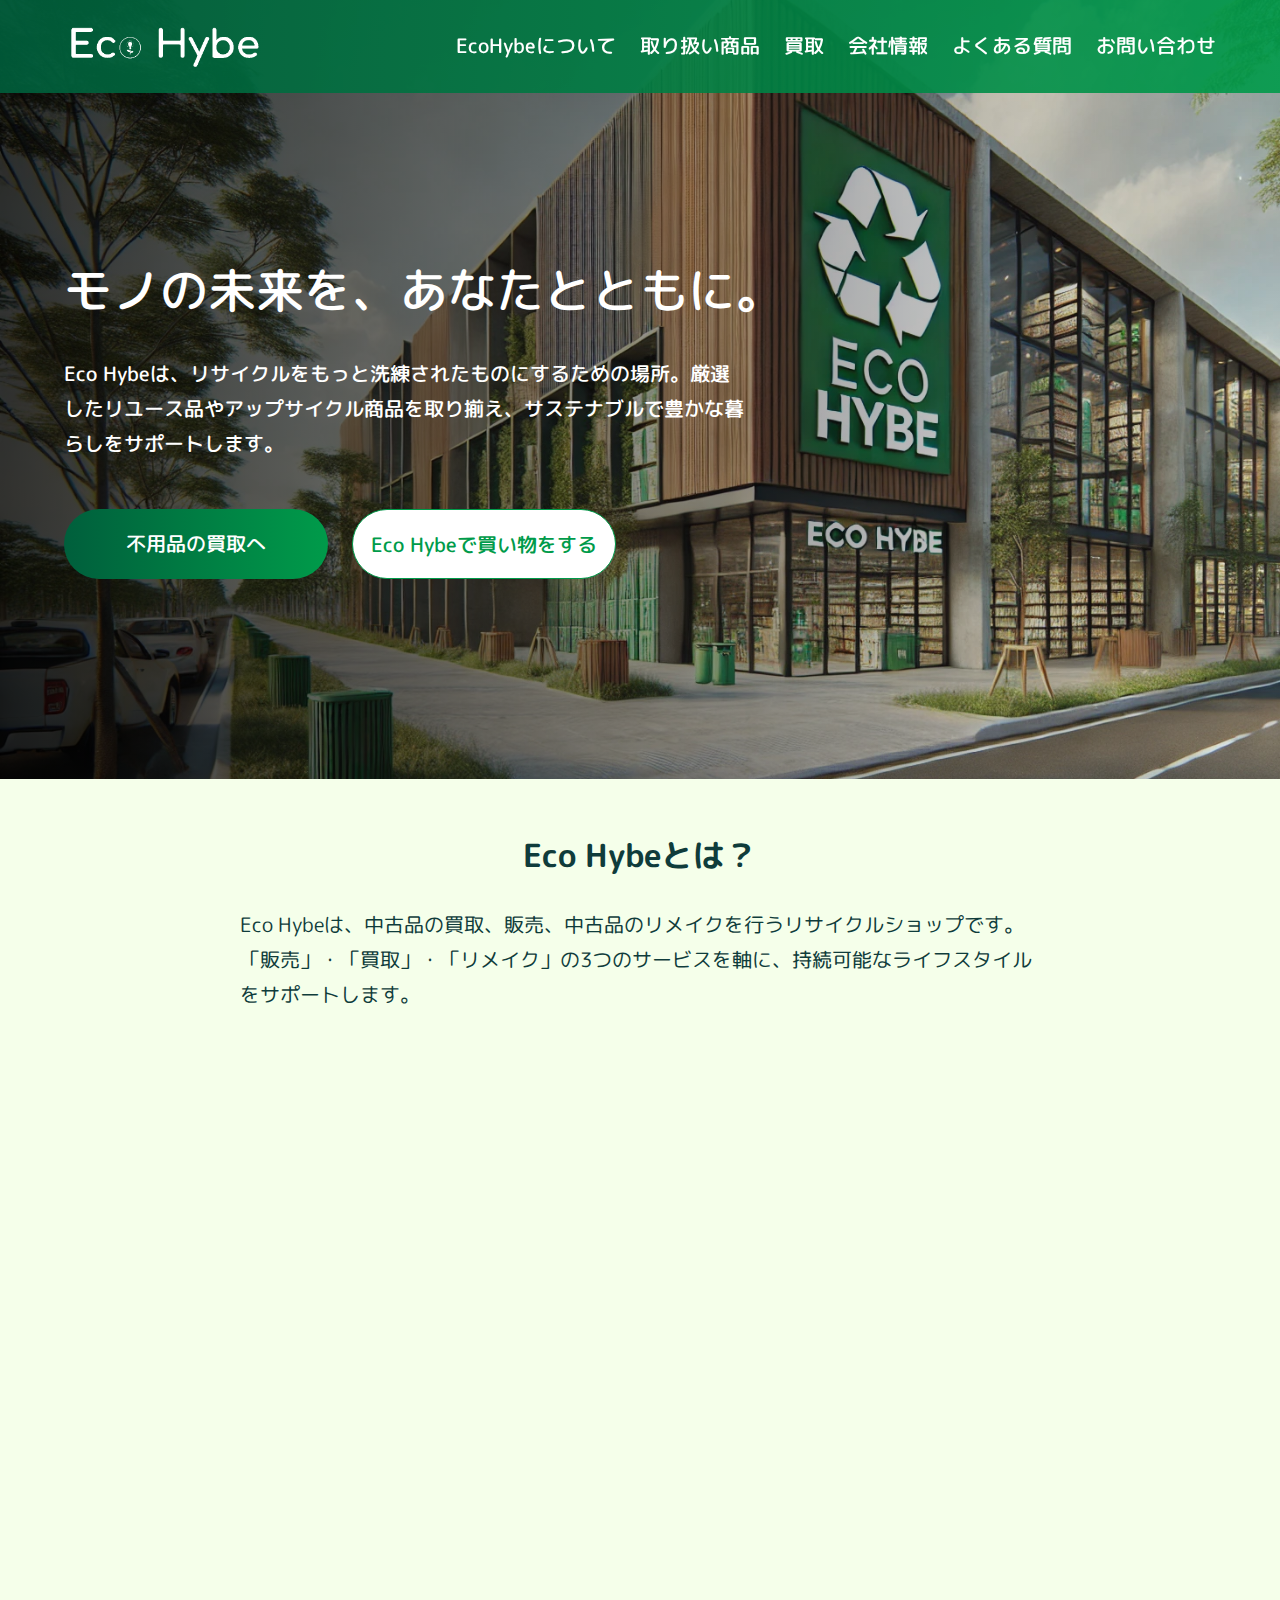
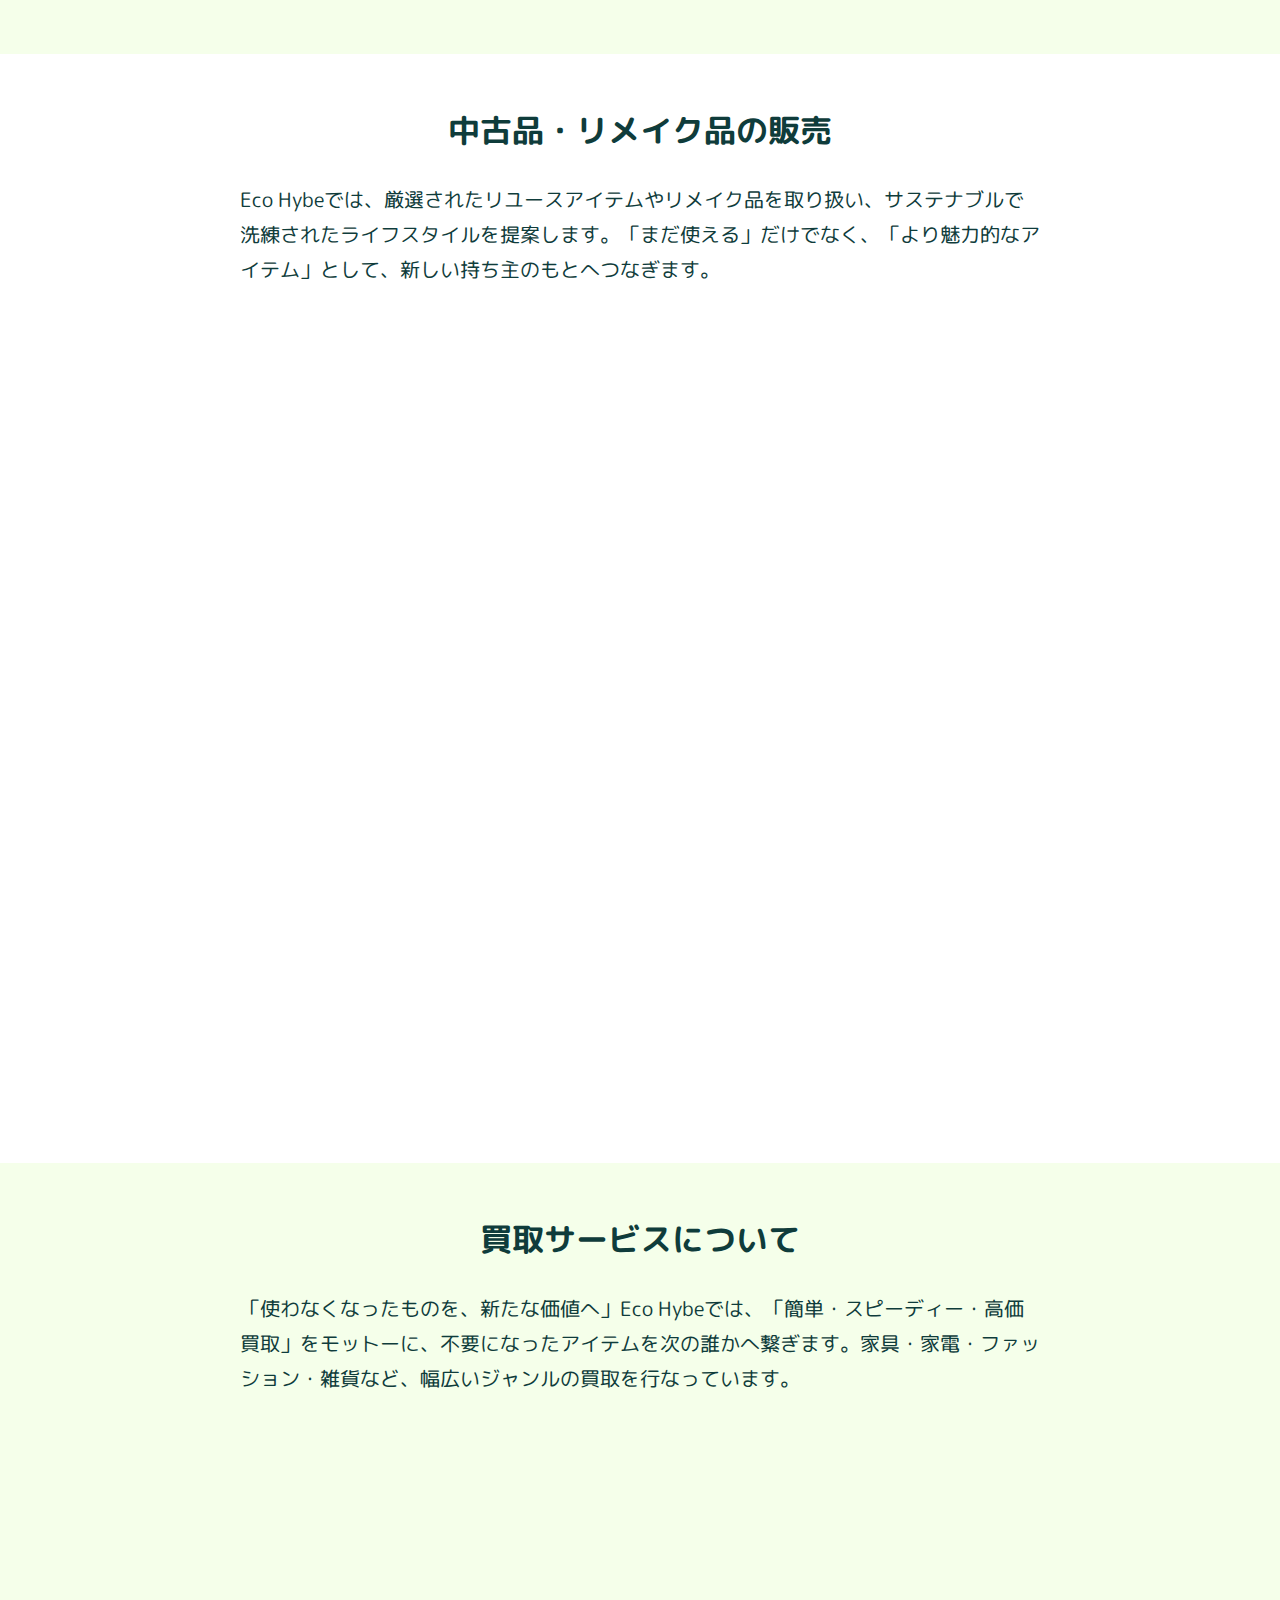
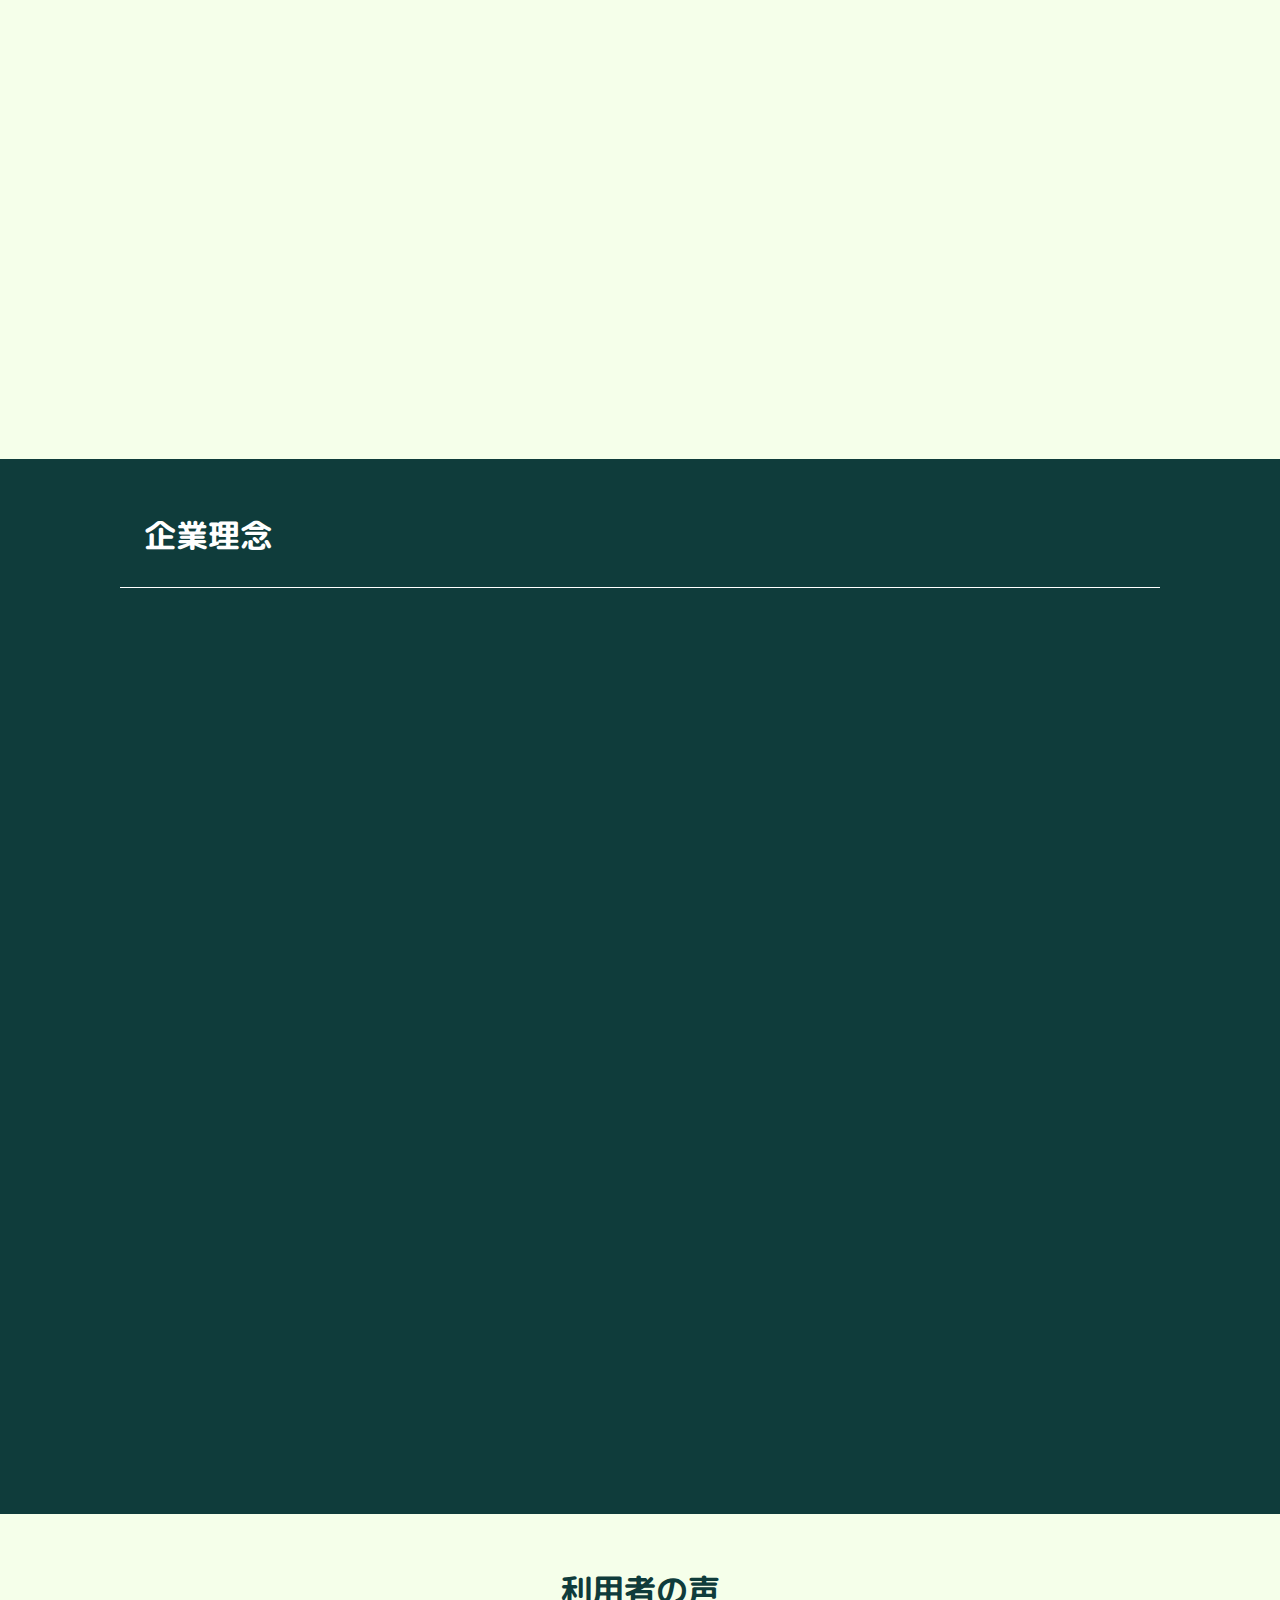
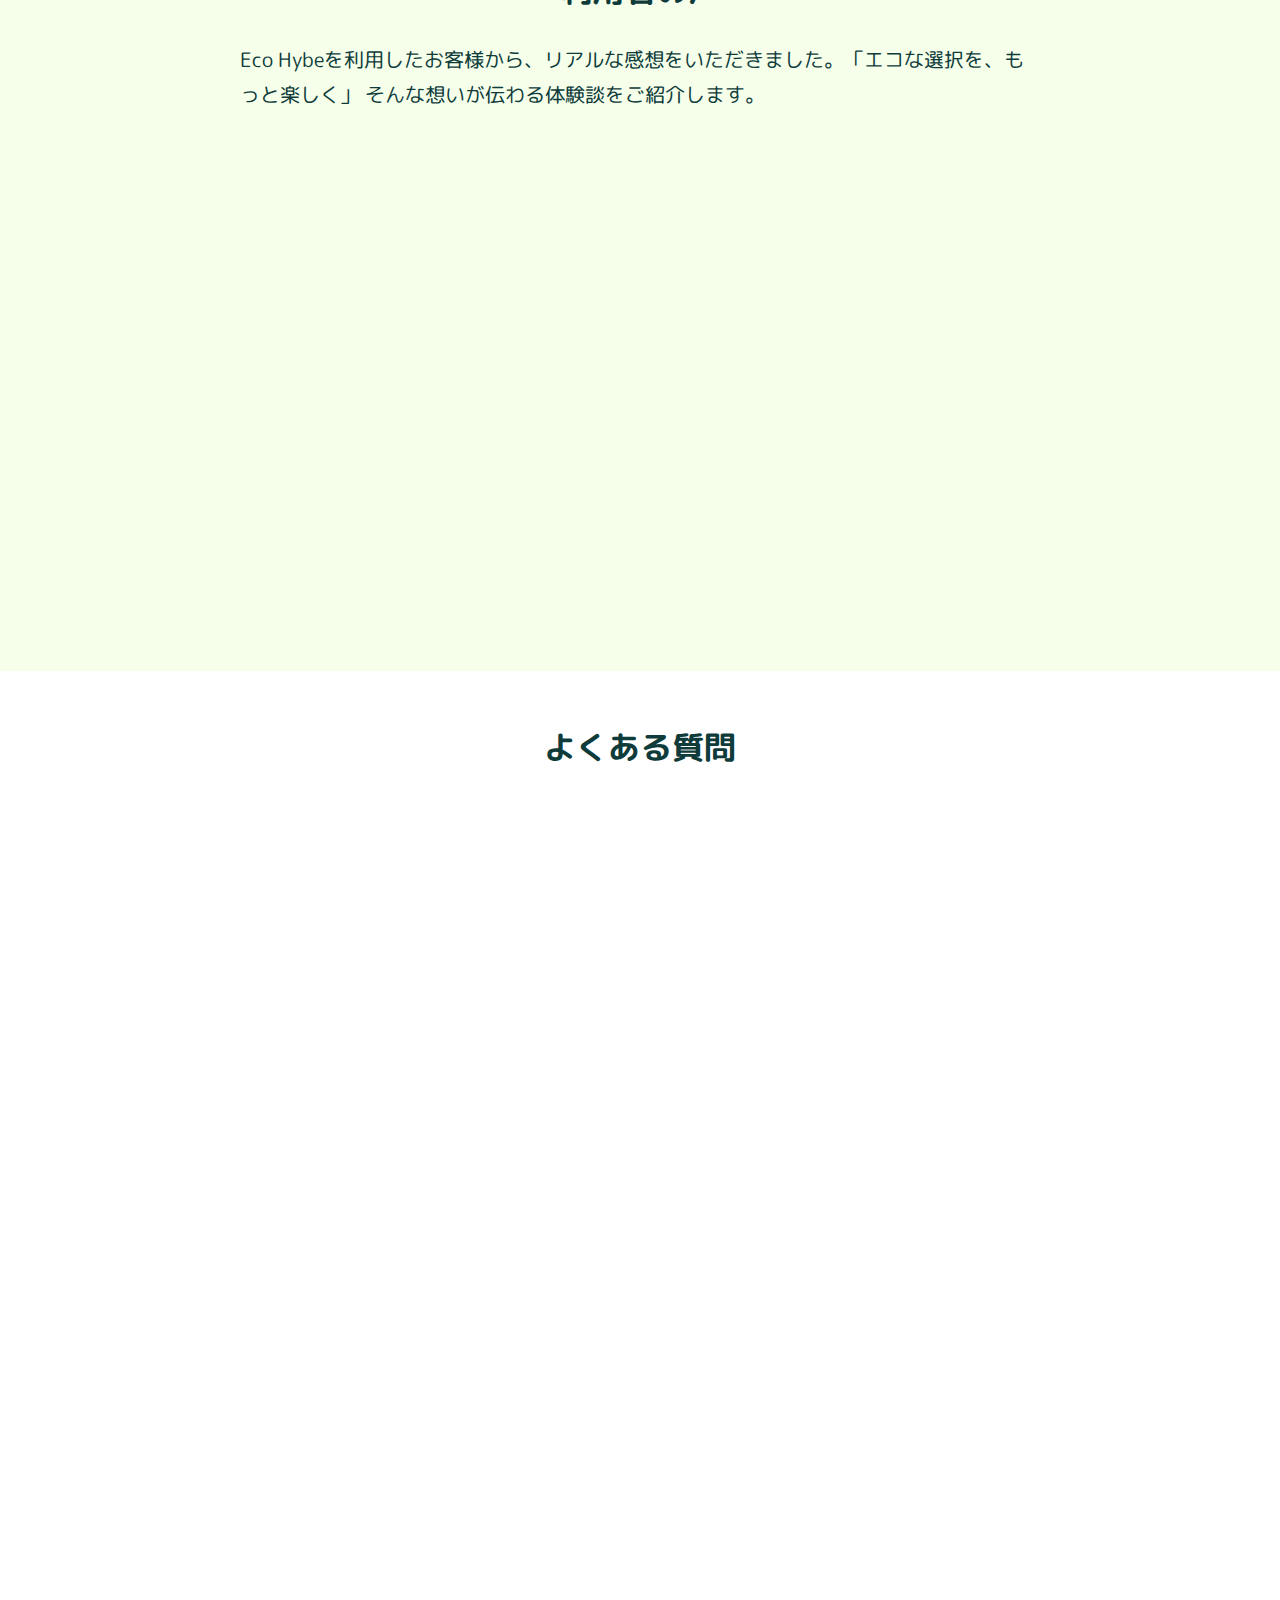
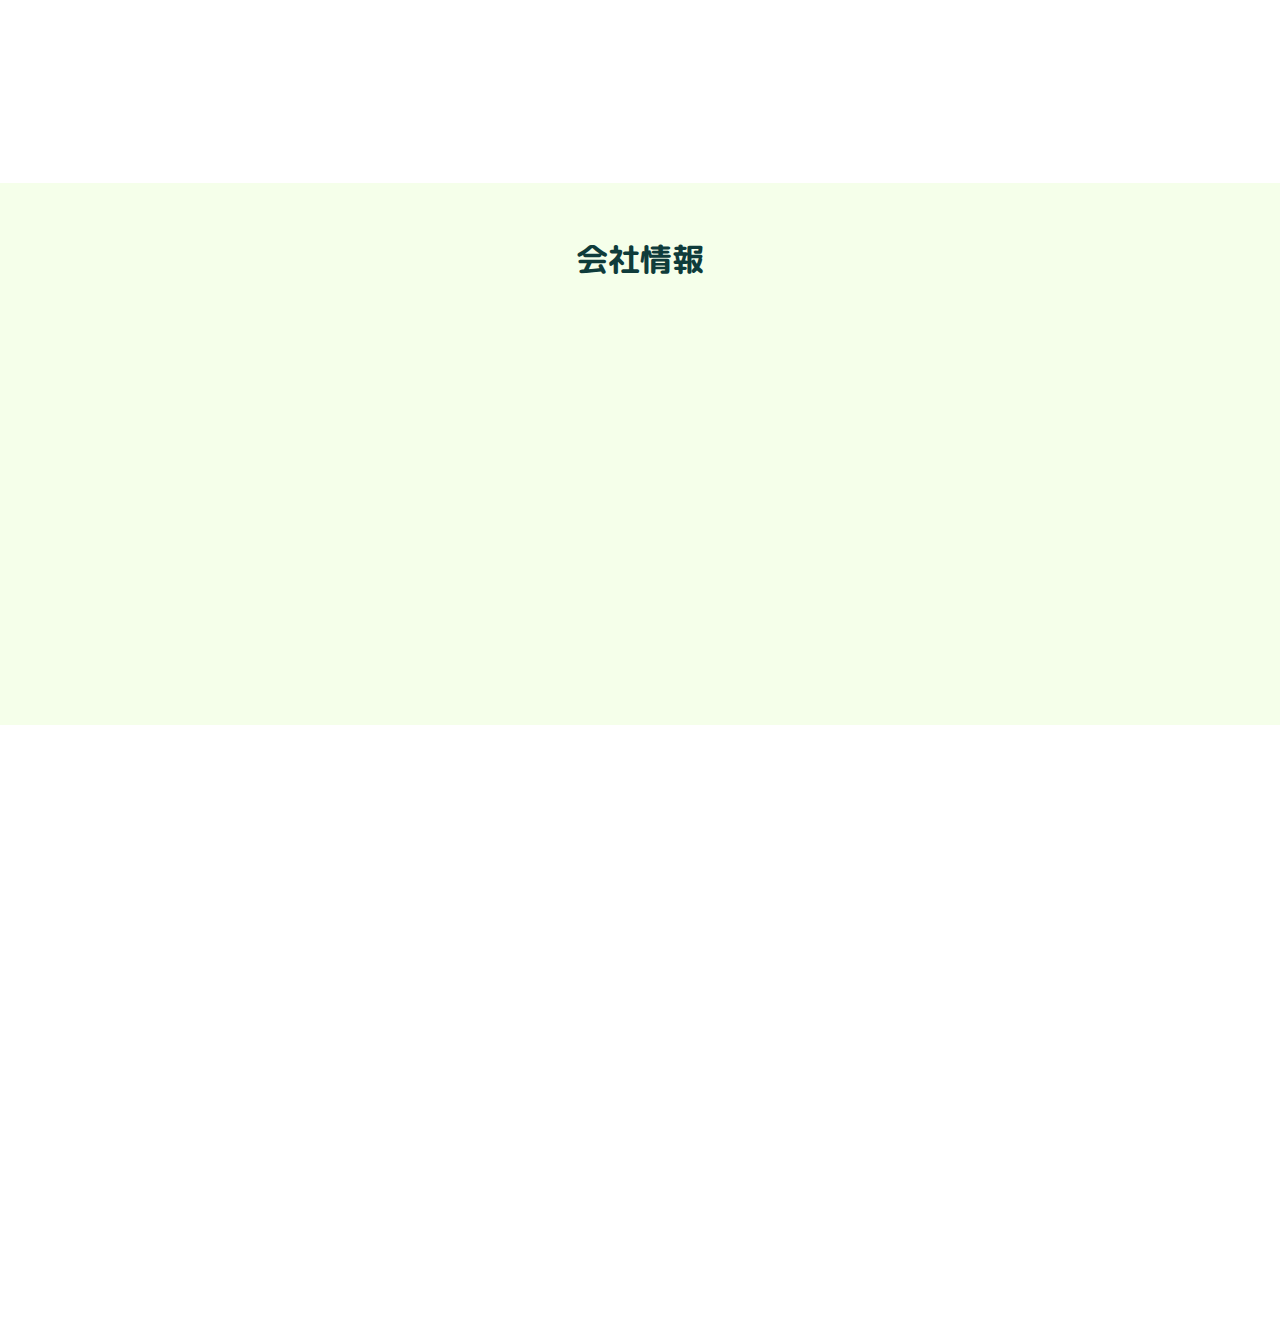
<file: index.html>
<!DOCTYPE html>
<html lang="ja">

<head>
    <meta charset="utf-8">
    <meta name="viewport" content="width=device-width, initial-scale=1.0, minimum-scale=1.0">
    <title>Eco Hybeリサイクルショップ</title>
    <meta name="description" content="リユース・アップサイクルのリサイクルショップEco Hybe">
    <meta name="keywords" content="リサイクルショップ">
    <!--style css-->
    <link rel="stylesheet" href="./sass/style.css" media="all">
    <!--font-awesome-->
    <link href="https://use.fontawesome.com/releases/v5.0.6/css/all.css" rel="stylesheet">
    <!-- google font -->
    <link href="https://fonts.googleapis.com/css2?family=M+PLUS+Rounded+1c:wght@100;300;400;500;700;800;900&display=swap" rel="stylesheet">
      
    <!--jquery-->
    <script src="https://cdn.jsdelivr.net/npm/jquery@3/dist/jquery.min.js"></script>
    <!-- wow -->
    <link href="https://cdnjs.cloudflare.com/ajax/libs/animate.css/3.5.2/animate.min.css" rel="stylesheet"
        type="text/css" media="all">
    

</head>

<body>
    <!-- header -->
    <header class="header">
        <div class="inner--large header__inner">
            <h1 class="header__logo"><a href="./index.html"><img src="./images/ecohybe-logo.png" alt="Eco Hybe"></a></h1>
            <nav class="header__nav">
                <button class="menu-toggle" aria-label="Toggle navigation">
                    <span class="menu-icon"></span>
                    <span class="menu-icon"></span>
                    <span class="menu-icon"></span>
                    <span class="menu-label">Menu</span>
                </button>
                <ul class="header__nav-links">
                    <li><a href="./index.html#about">EcoHybeについて</a></li>
                    <li><a href="./html/sell.html">取り扱い商品</a></li>
                    <li><a href="./html/purchase.html">買取</a></li>
                    <li><a href="./index.html#information">会社情報</a></li>
                    <li><a href="./index.html#question">よくある質問</a></li>
                    <li><a href="./html/commingsoon.html">お問い合わせ</a></li>
                </ul>
            </nav>
        </div>
    </header>
    <!-- header end -->
     <!-- mainvisual -->
      <section class="mainvisual fadein">
        <div class="mv__inner-mask">
            <div class="inner--large">
                <h2 class="mv__ttl">モノの未来を、あなたとともに。</h2>
                <p class="mv__caption">Eco Hybeは、リサイクルをもっと洗練されたものにするための場所。厳選したリユース品やアップサイクル商品を取り揃え、サステナブルで豊かな暮らしをサポートします。</p>
                <div class="mv__btn">
                    <a href="./html/purchase.html" class="btn-primary--small">不用品の買取へ</a>
                    <a href="./html/sell.html" class="btn-secondary--small">Eco Hybeで買い物をする</a>
                </div>
            </div>
        </div>
      </section>
     <!-- mainvisual end -->
      <!-- about -->
       <section class="about" id="about">
        <div class="inner--large">
            <h2 class="section-ttl">Eco Hybeとは？</h2>
            <p class="section-caption">Eco Hybeは、中古品の買取、販売、中古品のリメイクを行うリサイクルショップです。「販売」・「買取」・「リメイク」の3つのサービスを軸に、持続可能なライフスタイルをサポートします。</p>
            <div class="about__contents card-container">
                <div class="about__card card scroll-fadein">
                    <img src="./images/shopping_cart_64dp_009B4A_FILL0_wght400_GRAD0_opsz48.svg" alt="カートのアイコン" class="about__card-icon">
                    <h3 class="about__card-ttl">中古品・リメイク品の販売</h3>
                    <p class="about__card-caption">Eco Hybeでは、厳選したリユース品やアップサイクル商品を販売。家具・家電・ファッション・雑貨など、多彩なアイテムをおしゃれで洗練された空間でご提供します。</p>
                    <ul class="about__card-list">
                        <li><img src="./images/check_circle_64dp_009B4A_FILL0_wght400_GRAD0_opsz48.svg" alt="チェックアイコン">丁寧にメンテナンスされた良質な中古品</li>
                        <li><img src="./images/check_circle_64dp_009B4A_FILL0_wght400_GRAD0_opsz48.svg" alt="チェックアイコン">職人の手でリメイクされた一点もののアイテム</li>
                        <li><img src="./images/check_circle_64dp_009B4A_FILL0_wght400_GRAD0_opsz48.svg" alt="チェックアイコン">サステナブルな暮らしを叶えるエコな選択</li>
                    </ul>
                </div>
                <div class="about__card card scroll-fadein">
                    <img src="./images/local_shipping_64dp_009B4A_FILL0_wght400_GRAD0_opsz48.svg" alt="トラックのアイコン" class="about__card-icon">
                    <h3 class="about__card-ttl">不用品の買取</h3>
                    <p class="about__card-caption">Eco Hybeでは、あなたの不要になった家具・家電・雑貨・ファッションアイテムを高価買取します。</p>
                    <ul class="about__card-list">
                        <li><img src="./images/check_circle_64dp_009B4A_FILL0_wght400_GRAD0_opsz48.svg" alt="チェックアイコン">オンライン査定&スピーディな買取対応</li>
                        <li><img src="./images/check_circle_64dp_009B4A_FILL0_wght400_GRAD0_opsz48.svg" alt="チェックアイコン">店頭・出張買取OK！大型家具も対応</li>
                        <li><img src="./images/check_circle_64dp_009B4A_FILL0_wght400_GRAD0_opsz48.svg" alt="チェックアイコン">売ることで捨てるより価値ある選択を！</li>
                    </ul>
                </div>
                <div class="about__card card scroll-fadein">
                    <img src="./images/handyman_64dp_009B4A_FILL0_wght400_GRAD0_opsz48.svg" alt="編集のアイコン" class="about__card-icon">
                    <h3 class="about__card-ttl">中古品のリメイク</h3>
                    <p class="about__card-caption">Eco Hybeでは、傷んだ家具や使わなくなったアイテムを修理・カスタムし、アップサイクルします。手放す選択ではなく生かす選択をご提案します！</p>
                    <ul class="about__card-list">
                        <li><img src="./images/check_circle_64dp_009B4A_FILL0_wght400_GRAD0_opsz48.svg" alt="チェックアイコン">ヴィンテージ家具の再生&デザインリメイク</li>
                        <li><img src="./images/check_circle_64dp_009B4A_FILL0_wght400_GRAD0_opsz48.svg" alt="チェックアイコン">古着・雑貨のリメイクワークショップも開催</li>
                        <li><img src="./images/check_circle_64dp_009B4A_FILL0_wght400_GRAD0_opsz48.svg" alt="チェックアイコン">廃棄ゼロを目指し、持続可能な社会を創る</li>
                    </ul>
                </div>
            </div>
        </div>
       </section>
      <!-- about end -->
       <!-- sell -->
        <section class="sell">
            <div class="inner--large">
                <h2 class="section-ttl">中古品・リメイク品の販売</h2>
                <p class="section-caption">Eco Hybeでは、厳選されたリユースアイテムやリメイク品を取り扱い、サステナブルで洗練されたライフスタイルを提案します。「まだ使える」だけでなく、「より魅力的なアイテム」として、新しい持ち主のもとへつなぎます。</p>
                <div class="sell__box-cont">
                    <div class="sell__box sell__box--furniture  scroll-fadein">
                        <div class="sell__box-inner">
                            <h3 class="sell__box-ttl">家具・インテリア</h3>
                        </div>
                    </div>
                    <div class="sell__box sell__box--home scroll-fadein">
                        <div class="sell__box-inner">
                            <h3 class="sell__box-ttl">家電・電子機器</h3>
                        </div>
                    </div>
                    <div class="sell__box sell__box--fashion scroll-fadein">
                        <div class="sell__box-inner">
                            <h3 class="sell__box-ttl">ファッション・アクセサリー</h3>
                        </div>
                    </div>
                    <div class="sell__box sell__box--book scroll-fadein">
                        <div class="sell__box-inner">
                            <h3 class="sell__box-ttl">本・ホビー</h3>
                        </div>
                    </div>
                    <div class="sell__box sell__box--table scroll-fadein">
                        <div class="sell__box-inner">
                            <h3 class="sell__box-ttl">生活雑貨</h3>
                        </div>
                    </div>
                    <div class="sell__box sell__box--remake scroll-fadein">
                        <div class="sell__box-inner">
                            <h3 class="sell__box-ttl">アップサイクル・リメイク品</h3>
                        </div>
                    </div>
                </div>
                <a href="./html/sell.html" class="btn-primary--large sell__btn scroll-fadein">詳しく見る</a>
            </div>
        </section>
       <!-- sell end -->
        <!-- purchase -->
         <section class="purchase">
            <div class="inner--large">
                <h2 class="section-ttl">買取サービスについて</h2>
                <p class="section-caption">「使わなくなったものを、新たな価値へ」Eco Hybeでは、「簡単・スピーディー・高価買取」をモットーに、不要になったアイテムを次の誰かへ繋ぎます。家具・家電・ファッション・雑貨など、幅広いジャンルの買取を行なっています。</p>
                <div class="purc__card-cont card-container">
                    <div class="purc__card card scroll-fadein">
                        <h3 class="purc__card-ttl">取り扱いカテゴリ</h3>
                        <ul class="purc__card-list">
                            <li><img src="./images/check_circle_64dp_009B4A_FILL0_wght400_GRAD0_opsz48.svg" alt="チェックアイコン">家具・インテリア</li>
                            <li><img src="./images/check_circle_64dp_009B4A_FILL0_wght400_GRAD0_opsz48.svg" alt="チェックアイコン">家電・デジタル機器</li>
                            <li><img src="./images/check_circle_64dp_009B4A_FILL0_wght400_GRAD0_opsz48.svg" alt="チェックアイコン">ファッション・アクセサリー</li>
                            <li><img src="./images/check_circle_64dp_009B4A_FILL0_wght400_GRAD0_opsz48.svg" alt="チェックアイコン">本・ホビー</li>
                            <li><img src="./images/check_circle_64dp_009B4A_FILL0_wght400_GRAD0_opsz48.svg" alt="チェックアイコン">食器・生活雑貨</li>
                        </ul>
                        <p class="purc__card-caption mb0">「売れるかわからない...」そんな時はお気軽にご相談ください！</p>
                    </div>
                    <div class="purc__card card scroll-fadein">
                        <h3 class="purc__card-ttl">3つの買取方法</h3>
                        <h4 class="purc__card-subttl"><img src="./images/check_circle_64dp_009B4A_FILL0_wght400_GRAD0_opsz48.svg" alt="チェックアイコン">店頭買取</h4>
                        <p class="purc__card-caption">直接店舗にお持ち込みいただければ、スタッフが即査定＆お支払い！</p>
                        <h4 class="purc__card-subttl"><img src="./images/check_circle_64dp_009B4A_FILL0_wght400_GRAD0_opsz48.svg" alt="チェックアイコン">出張買取</h4>
                        <p class="purc__card-caption">家具や家電などの大きな商品は、スタッフがご自宅までお伺い！</p>
                        <h4 class="purc__card-subttl"><img src="./images/check_circle_64dp_009B4A_FILL0_wght400_GRAD0_opsz48.svg" alt="チェックアイコン">オンライン査定</h4>
                        <p class="purc__card-caption">事前にLINEやWebフォームで写真を送り、査定後は商品を送るだけ！</p>
                    </div>
                    <div class="purc__card card scroll-fadein">
                        <h3 class="purc__card-ttl">Eco Hybeが選ばれる理由</h3>
                        <ul class="purc__card-list">
                            <li class="mb24"><img src="./images/editor_choice_64dp_009B4A_FILL0_wght400_GRAD0_opsz48.svg" alt="チェックアイコン">シンプル3ステップでスピーディな取引！</li>
                            <li class="mb24"><img src="./images/editor_choice_64dp_009B4A_FILL0_wght400_GRAD0_opsz48.svg" alt="チェックアイコン">適正査定＆高価買取</li>
                            <li><img src="./images/editor_choice_64dp_009B4A_FILL0_wght400_GRAD0_opsz48.svg" alt="チェックアイコン">買取後のアイテムはリユース・アップサイクルで新たな命を！</li>
                        </ul>
                    </div>
                </div>
                <a href="./html/purchase.html" class="btn-primary--large purc__btn scroll-fadein">買取サービス詳細へ</a>
            </div>
         </section>
        <!-- purchase end -->
         <!-- mission -->
          <section class="mission" id="mission">
            <div class="inner--small">
                <h2 class="section-ttl--border">企業理念</h2>
                <div class="miss__cont scroll-fadein">
                    <div class="miss__cont-text">
                        <h3 class="miss__cont-ttl"><img src="./images/check_circle_64dp_009B4A_FILL0_wght400_GRAD0_opsz48.svg" alt="チェックアイコン">価値あるモノを未来へ繋ぐ</h3>
                        <p class="miss__cont-caption">すぐに捨てられるのではなく、新しい持ち主へと受け継がれることで、モノの価値はさらに深まります。Eco Hybeでは、リユース・リメイクを通じて「もう一度輝く」アイテムを提供します。</p>
                    </div>
                    <img src="./images/mission1.webp" alt="アイキャッチ" class="miss__cont-img">
                </div>
                <div class="miss__cont scroll-fadein">
                    <img src="./images/sustanable.webp" alt="アイキャッチ" class="miss__cont-img order2">
                    <div class="miss__cont-text order1">
                        <h3 class="miss__cont-ttl"><img src="./images/check_circle_64dp_009B4A_FILL0_wght400_GRAD0_opsz48.svg" alt="チェックアイコン">サステナブルな社会への貢献</h3>
                        <p class="miss__cont-caption">リユースやアップサイクルは、ただのエコ活動ではなく、選択肢の一つとして楽しめるものであるべき。おしゃれで洗練されたアイテムを取り揃え、エコな選択が我慢ではなく、当たり前の文化となる社会を目指します。</p>
                    </div>
                </div>
            </div>
          </section>
         <!-- mission end -->
          <!-- voice -->
           <section class="voice" id="voice">
            <div class="inner--large">
                <h2 class="section-ttl">利用者の声</h2>
                <p class="section-caption">Eco Hybeを利用したお客様から、リアルな感想をいただきました。「エコな選択を、もっと楽しく」 そんな想いが伝わる体験談をご紹介します。</p>
                <div class="voice__card-cont card-container">
                    <div class="voice__card card scroll-fadein">
                        <h3 class="voice__card-ttl">「初めての買取がスムーズで安心」</h3>
                        <p class="voice__card-user"><img src="./images/account_circle_64dp_009B4A_FILL0_wght400_GRAD0_opsz48.svg" alt="ユーザーアイコン">佐藤 剛（30代 会社員）</p>
                        <p class="voice__card-serv"><img src="./images/room_service_64dp_009B4A_FILL0_wght400_GRAD0_opsz48.svg" alt="サービスアイコン">利用サービス：家具の買取</p>
                        <p class="voice__card-caption">「引っ越しで不要になった家具を買い取ってもらいました。大きな家具だったのでどうしようか迷っていましたが、出張買取をお願いしたらスムーズに対応してくれました。しかも、ただ売るだけじゃなくて、リメイクされて次の人に使われると聞いて、エコな選択ができたなと実感！ また利用したいです。」</p>
                    </div>
                    <div class="voice__card card scroll-fadein">
                        <h3 class="voice__card-ttl">「探していたものが見つかる！」</h3>
                        <p class="voice__card-user"><img src="./images/account_circle_64dp_009B4A_FILL0_wght400_GRAD0_opsz48.svg" alt="ユーザーアイコン">山本 賢（40代 自営業）</p>
                        <p class="voice__card-serv"><img src="./images/room_service_64dp_009B4A_FILL0_wght400_GRAD0_opsz48.svg" alt="サービスアイコン">利用サービス：ビンテージ家具の購入</p>
                        <p class="voice__card-caption">「Eco Hybeは普通のリサイクルショップとは違って、セレクトされたおしゃれなアイテムが多い印象。特に家具は一点ものが多く、状態もすごく良い。デザイン性の高いヴィンテージ家具を探していたので、ここで理想のテーブルを見つけたときは嬉しかったです。リメイクされたアイテムもクオリティが高くて、リユース品でも満足できる買い物ができました。」</p>
                    </div>
                    <div class="voice__card card scroll-fadein">
                        <h3 class="voice__card-ttl">「中古なのに新品のよう！」</h3>
                        <p class="voice__card-user"><img src="./images/account_circle_64dp_009B4A_FILL0_wght400_GRAD0_opsz48.svg" alt="ユーザーアイコン">中村 彩（30代 主婦）</p>
                        <p class="voice__card-serv"><img src="./images/room_service_64dp_009B4A_FILL0_wght400_GRAD0_opsz48.svg" alt="サービスアイコン">生活雑貨の購入</p>
                        <p class="voice__card-caption">「ブランドの食器セットを見つけたんですが、新品同様の状態でお得に買えました。ここなら品質がしっかり管理されているので、安心して買い物できます。他にも、気に入ったデザインのワイングラスも目に留まり、中古とは思えないキレイさで、思わず買ってしまいました！」</p>
                    </div>
                </div>
            </div>
           </section>
          <!-- voice end -->
           <!-- question -->
            <section class="question" id="question">
                <div class="inner--small">
                    <h2 class="section-ttl">よくある質問</h2>
                    <div class="ques__card scroll-fadein">
                        <h3 class="ques__card-ttl"><span class="capital">Q.</span>どんなものを買い取ってもらえますか？</h3>
                        <span class="ques__card-btn"></span>
                        <p class="ques__card-caption"><span class="capital">A.</span>Eco Hybeでは、家具・家電・ファッション・雑貨・本・ホビーアイテムなど、幅広いジャンルの買取を行っています。ただし、破損が激しいものや安全基準を満たさない家電など、一部お受けできないものもございます。詳しくは[買取対象品リスト]をご確認いただくか、お気軽にお問い合わせください！</p>
                    </div>
                    <div class="ques__card scroll-fadein">
                        <h3 class="ques__card-ttl"><span class="capital">Q.</span>買取の査定にはどれくらいの時間がかかりますか？</h3>
                        <span class="ques__card-btn"></span>
                        <p class="ques__card-caption"><span class="capital">A.</span>店頭査定の場合は、通常10～30分程度で査定結果をご案内します。出張買取や大量のアイテムの査定には、多少お時間をいただくことがありますが、できる限りスムーズに対応いたします。事前にオンライン査定（写真を送るだけ）をご利用いただくと、よりスピーディーにお取引できます！</p>
                    </div>
                    <div class="ques__card scroll-fadein">
                        <h3 class="ques__card-ttl"><span class="capital">Q.</span>商品の状態はどのくらい良いですか？</h3>
                        <span class="ques__card-btn"></span>
                        <p class="ques__card-caption"><span class="capital">A.</span>当店では、買取後のアイテムを専門スタッフがメンテナンス・クリーニングを行い、品質チェックを徹底しています。そのため、中古品でも新品同様にきれいな状態のアイテムが多く、お客様からも安心して購入できるとご好評いただいています！</p>
                    </div>
                    <div class="ques__card scroll-fadein">
                        <h3 class="ques__card-ttl"><span class="capital">Q.</span>購入した商品に不具合があった場合、返品・交換はできますか？</h3>
                        <span class="ques__card-btn"></span>
                        <p class="ques__card-caption"><span class="capital">A.</span>基本的に中古品のため、購入後の返品・交換はお受けしておりません。ただし、動作不良や記載されていない重大な欠陥があった場合は、購入から１ヶ月以内であれば対応いたします。ご不明な点があれば、お気軽にお問い合わせください！</p>
                    </div>
                </div>
            </section>
           <!-- question end -->
            <!-- information -->
             <section class="information" id="information">
                <div class="inner--large">
                    <h2 class="section-ttl">会社情報</h2>
                    <div class="info__cont scroll-fadein">
                        <iframe src="https://www.google.com/maps/embed?pb=!1m18!1m12!1m3!1d93179.52227532759!2d141.27161849494647!3d43.12846563690677!2m3!1f0!2f0!3f0!3m2!1i1024!2i768!4f13.1!3m3!1m2!1s0x5f0b2f5943e1efa7%3A0xff06820d398043a0!2z5YyX5rW36YGT5pyt5bmM5biC5YyX5Yy6!5e0!3m2!1sja!2sjp!4v1738852807931!5m2!1sja!2sjp" style="border:0;" allowfullscreen="" loading="lazy" referrerpolicy="no-referrer-when-downgrade" class="info__map order2"></iframe>
                        <div class="info__text order1">
                            <ul class="info__text-list">
                                <li>会社名：Eco Hybe（エコ ハイブ）</li>
                                <li>住所：〒000-XXXX 北海道札幌市X区XXX町X-X</li>
                                <li>営業時間：10:00〜20:00</li>
                                <li>Tel：000-xxxx-xxxx</li>
                            </ul>
                            <a href="./html/commingsoon.html" class="btn-secondary--small">お問い合わせ</a>
                        </div>
                    </div>
                </div>
             </section>
            <!-- information end -->
             <!-- footer -->
              <footer class="footer scroll-fadein">
                <div class="inner--large">
                    <div class="footer__cont">
                        <div class="footer__info">
                            <h2 class="footer__info-logo"><img src="./images/ecohybe-logo.png" alt="Eco Hybe"></h2>
                            <ul class="footer__info-list">
                                <li>〒000-XXXX 北海道札幌市X区XXX町X-X</li>
                                <li>営業時間：10:00〜20:00</li>
                                <li>Tel：000-xxxx-xxxx</li>
                            </ul>
                        </div>
                        <div class="footer__nav">
                            <h3 class="footer__nav-ttl">サイトマップ</h3>
                            <nav>
                                <ul class="footer__nav-list">
                                    <li><a href="./index.html">ホーム</a></li>
                                    <li><a href="./index.html#about">Eco Hybeについて</a></li>
                                    <li><a href="./html/purchase.html">買取サービス</a></li>
                                    <li><a href="./html/sell.html">中古品・リメイク品の販売</a></li>
                                    <li><a href="./html/commingsoon.html">お問い合わせ</a></li>
                                    <li><a href="./index.html#information">会社情報</a></li>
                                    <li><a href="./index.html#question">よくある質問</a></li>
                                    <li><a href="./html/recruit.html">採用情報</a></li>
                                </ul>
                            </nav>
                        </div>
                        <div class="footer__sns">
                            <h3 class="footer__sns-ttl">SNS</h3>
                            <ul class="footer__sns-list">
                                <li><a href="./html/commingsoon.html">Instagram</a></li>
                                <li><a href="./html/commingsoon.html">X（旧：Twitter）</a></li>
                                <li><a href="./html/commingsoon.html">Facebook</a></li>
                                <li><a href="./html/commingsoon.html">LINE＠</a></li>
                            </ul>
                        </div>
                    </div>
                </div>
              </footer>
             <!-- footer end -->

    <!-- script js-->
    <script src="js/script.js"></script>
    <!-- wow -->
    <script src="https://cdnjs.cloudflare.com/ajax/libs/wow/1.1.2/wow.min.js"></script>

</body>

</html>
</file>
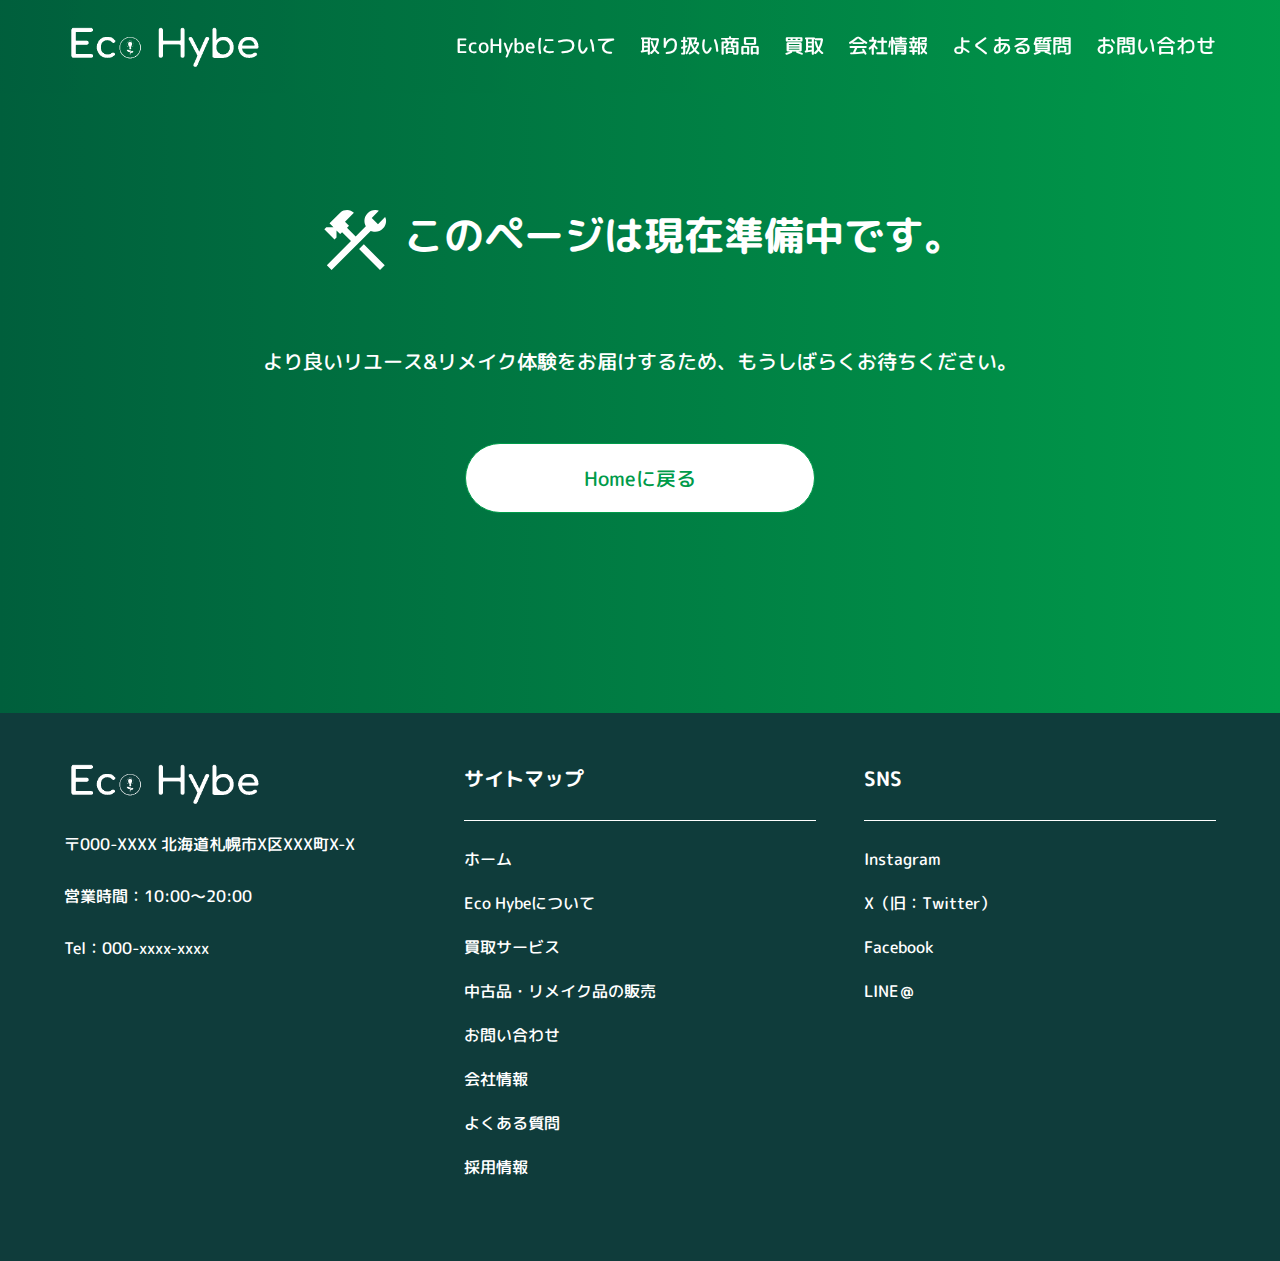
<file: html/commingsoon.html>
<!DOCTYPE html>
<html lang="ja">

<head>
    <meta charset="utf-8">
    <meta name="viewport" content="width=device-width, initial-scale=1.0, minimum-scale=1.0">
    <title>不用品の買取について:Eco Hybeリサイクルショップ</title>
    <meta name="description" content="リユース・アップサイクルのリサイクルショップEco Hybe">
    <meta name="keywords" content="リサイクルショップ">
    <!--style css-->
    <link rel="stylesheet" href="../sass/style.css" media="all">
    <!--font-awesome-->
    <link href="https://use.fontawesome.com/releases/v5.0.6/css/all.css" rel="stylesheet">
    <!-- google font -->
    <link href="https://fonts.googleapis.com/css2?family=M+PLUS+Rounded+1c:wght@100;300;400;500;700;800;900&display=swap" rel="stylesheet">
      
    <!--jquery-->
    <script src="https://cdn.jsdelivr.net/npm/jquery@3/dist/jquery.min.js"></script>
    <!-- wow -->
    <link href="https://cdnjs.cloudflare.com/ajax/libs/animate.css/3.5.2/animate.min.css" rel="stylesheet"
        type="text/css" media="all">
    

</head>

<body>
    <!-- header -->
    <header class="header">
        <div class="inner--large header__inner">
            <h1 class="header__logo"><a href="../index.html"><img src="../images/ecohybe-logo.png" alt="Eco Hybe"></a></h1>
            <nav class="header__nav">
              <button class="menu-toggle" aria-label="Toggle navigation">
                  <span class="menu-icon"></span>
                  <span class="menu-icon"></span>
                  <span class="menu-icon"></span>
                  <span class="menu-label">Menu</span>
              </button>
              <ul class="header__nav-links">
                  <li><a href="../index.html#about">EcoHybeについて</a></li>
                  <li><a href="./sell.html">取り扱い商品</a></li>
                  <li><a href="./purchase.html">買取</a></li>
                  <li><a href="../index.html#information">会社情報</a></li>
                  <li><a href="../index.html#question">よくある質問</a></li>
                  <li><a href="./commingsoon.html">お問い合わせ</a></li>
              </ul>
          </nav>
        </div>
    </header>
    <!-- header end -->
    <!-- commingsoon -->
     <section class="commingsoon fadein">
      <div class="inner--large">
        <h2 class="comm__ttl"><img src="../images/construction_64dp_FFFF_FILL0_wght400_GRAD0_opsz48.svg" alt="アイコン">このページは現在準備中です。</h2>
        <p class="comm__caption">より良いリユース&リメイク体験をお届けするため、もうしばらくお待ちください。</p>
        <a href="../index.html" class="btn-secondary--large comm__btn">Homeに戻る</a>
      </div>
     </section>
    <!-- commingsoon end -->
    <!-- footer -->
    <footer class="footer">
      <div class="inner--large">
          <div class="footer__cont">
              <div class="footer__info">
                  <h2 class="footer__info-logo"><img src="../images/ecohybe-logo.png" alt="Eco Hybe"></h2>
                  <ul class="footer__info-list">
                      <li>〒000-XXXX 北海道札幌市X区XXX町X-X</li>
                      <li>営業時間：10:00〜20:00</li>
                      <li>Tel：000-xxxx-xxxx</li>
                  </ul>
              </div>
              <div class="footer__nav">
                  <h3 class="footer__nav-ttl">サイトマップ</h3>
                  <nav>
                      <ul class="footer__nav-list">
                          <li><a href="../index.html">ホーム</a></li>
                          <li><a href="../index.html#about">Eco Hybeについて</a></li>
                          <li><a href="./sell.html">買取サービス</a></li>
                          <li><a href="./purchase.html">中古品・リメイク品の販売</a></li>
                          <li><a href="./commingsoon.html">お問い合わせ</a></li>
                          <li><a href="../index.html#information">会社情報</a></li>
                          <li><a href="../index.html#question">よくある質問</a></li>
                          <li><a href="./recruit.html">採用情報</a></li>
                      </ul>
                  </nav>
              </div>
              <div class="footer__sns">
                  <h3 class="footer__sns-ttl">SNS</h3>
                  <ul class="footer__sns-list">
                      <li><a href="./commingsoon.html">Instagram</a></li>
                      <li><a href="./commingsoon.html">X（旧：Twitter）</a></li>
                      <li><a href="./commingsoon.html">Facebook</a></li>
                      <li><a href="./commingsoon.html">LINE＠</a></li>
                  </ul>
              </div>
          </div>
      </div>
    </footer>
    <!-- footer end -->

    <!-- script js-->
    <script src="./js/lower.js"></script>
    <!-- wow -->
    <script src="https://cdnjs.cloudflare.com/ajax/libs/wow/1.1.2/wow.min.js"></script>

</body>

</html>
</file>
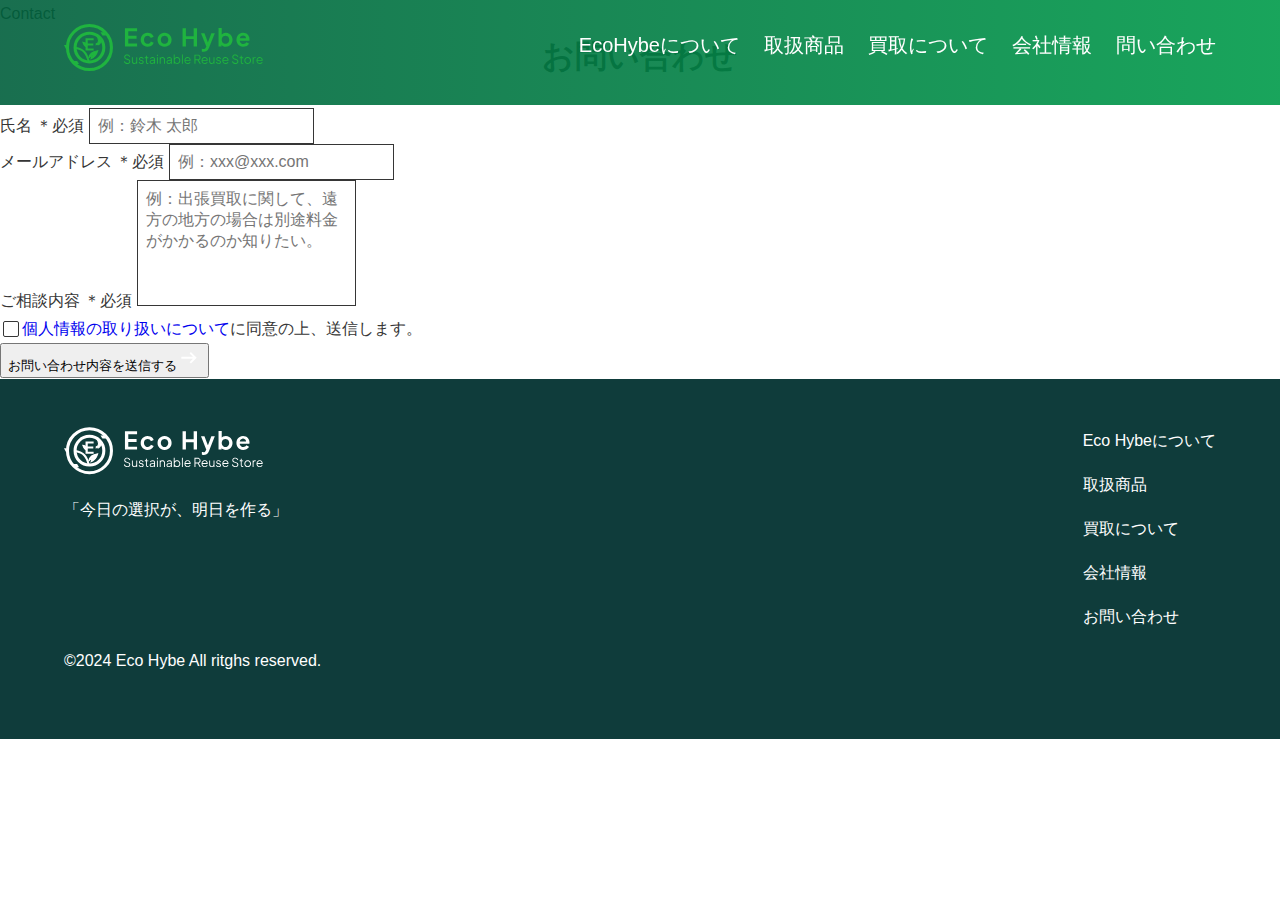
<file: html/contact.html>
<!DOCTYPE html>
<html lang="ja">

<head>
    <meta charset="utf-8">
    <meta name="viewport" content="width=device-width, initial-scale=1.0, minimum-scale=1.0">
    <title>お問い合わせ:Eco Hybeリサイクルショップ</title>
    <meta name="description" content="リユース・アップサイクルのリサイクルショップEco Hybe">
    <meta name="keywords" content="リサイクルショップ">
    <!--style css-->
    <link rel="stylesheet" href="../sass/style.css" media="all">
    <!--font-awesome-->
    <link href="https://use.fontawesome.com/releases/v5.0.6/css/all.css" rel="stylesheet">
    <!-- google font -->
    <link rel="preconnect" href="https://fonts.googleapis.com">
    <link rel="preconnect" href="https://fonts.gstatic.com" crossorigin>
    <link href="https://fonts.googleapis.com/css2?family=Plus+Jakarta+Sans:wght@400;500;700&display=swap" rel="stylesheet">
    <!--jquery-->
    <script src="https://cdn.jsdelivr.net/npm/jquery@3/dist/jquery.min.js"></script>
    <!-- wow -->
    <link href="https://cdnjs.cloudflare.com/ajax/libs/animate.css/3.5.2/animate.min.css" rel="stylesheet"
        type="text/css" media="all">
    

</head>

<body>
    <!-- header -->
    <header class="header">
        <div class="inner--large header__inner">
            <a class="header__logo" href="../index.html"><img src="../images/Logo_Primary.svg" alt="Eco Hybe" width="200" height="48" fetchpriority="high"></a>
            <nav class="header__nav">
                <button class="menu-toggle" aria-label="Toggle navigation">
                    <span class="menu-icon"></span>
                    <span class="menu-icon"></span>
                    <span class="menu-icon"></span>
                </button>
                <ul class="header__nav-links">
                    <li><a href="../index.html#about">EcoHybeについて</a></li>
                    <li><a href="./sell.html">取扱商品</a></li>
                    <li><a href="./purchase.html">買取について</a></li>
                    <li><a href="../index.html#information">会社情報</a></li>
                    <li><a href="./contact.html">問い合わせ</a></li>
                </ul>
            </nav>
        </div>
    </header>
    <!-- header end -->
     <section class="contact">
      <div class="inner-large contact__inner">
        <div class="section-label">Contact</div>
        <h2 class="section-ttl mb40">お問い合わせ</h2>
        <form class="contact-form">
          <div class="form-row">
            <label for="name">氏名 <span class="required">＊必須</span></label>
            <input type="text" id="last-name" placeholder="例：鈴木 太郎" />
          </div>
          <div class="form-row">
            <label for="email">メールアドレス <span class="required">＊必須</span></label>
            <input type="email" id="email" placeholder="例：xxx@xxx.com" />
          </div>
          <div class="form-row">
            <label for="message">ご相談内容 <span class="required">＊必須</span></label>
            <textarea id="message" rows="6" placeholder="例：出張買取に関して、遠方の地方の場合は別途料金がかかるのか知りたい。"></textarea>
          </div>
          <div class="form-row full">
            <label class="consent">
              <input type="checkbox" />
              <span> <a href="./contact.html">個人情報の取り扱いについて</a>に同意の上、送信します。</span>
            </label>
          </div>
          <div class="form-row full">
            <button class="primary-btn" type="submit"><span class="primary-btn-text">お問い合わせ内容を送信する</span><img src="../images/icon_arrow_left.svg" alt="" aria-hidden="true" width="24" height="24"></button>
          </div>
        </form>
      </div>
     </section>
    <!-- footer -->
    <footer class="footer">
      <div class="inner--large">
          <div class="footer__cont">
              <div class="footer__info">
                  <h2 class="footer__info-logo"><a href="../index.html"><img src="../images/Logo_White.svg" alt="Eco Hybe" width="200" height="48"></a></h2>
                  <p class="footer__info-copy">「今日の選択が、明日を作る」</p>
              </div>
              <ul class="footer__nav-list">
                  <li><a href="../index.html#about">Eco Hybeについて</a></li>
                  <li><a href="./sell.html">取扱商品</a></li>
                  <li><a href="./purchase.html">買取について</a></li>
                  <li><a href="../index.html#information">会社情報</a></li>
                  <li><a href="./contact.html">お問い合わせ</a></li>
              </ul>
          </div>
          <p class="footer__copy">©2024 Eco Hybe All ritghs reserved.</p>
      </div>
    </footer>
    <!-- footer end -->

    <!-- script js-->
    <script src="./js/lower.js"></script>
    <!-- wow -->
    <script src="https://cdnjs.cloudflare.com/ajax/libs/wow/1.1.2/wow.min.js"></script>

</body>

</html>
</file>
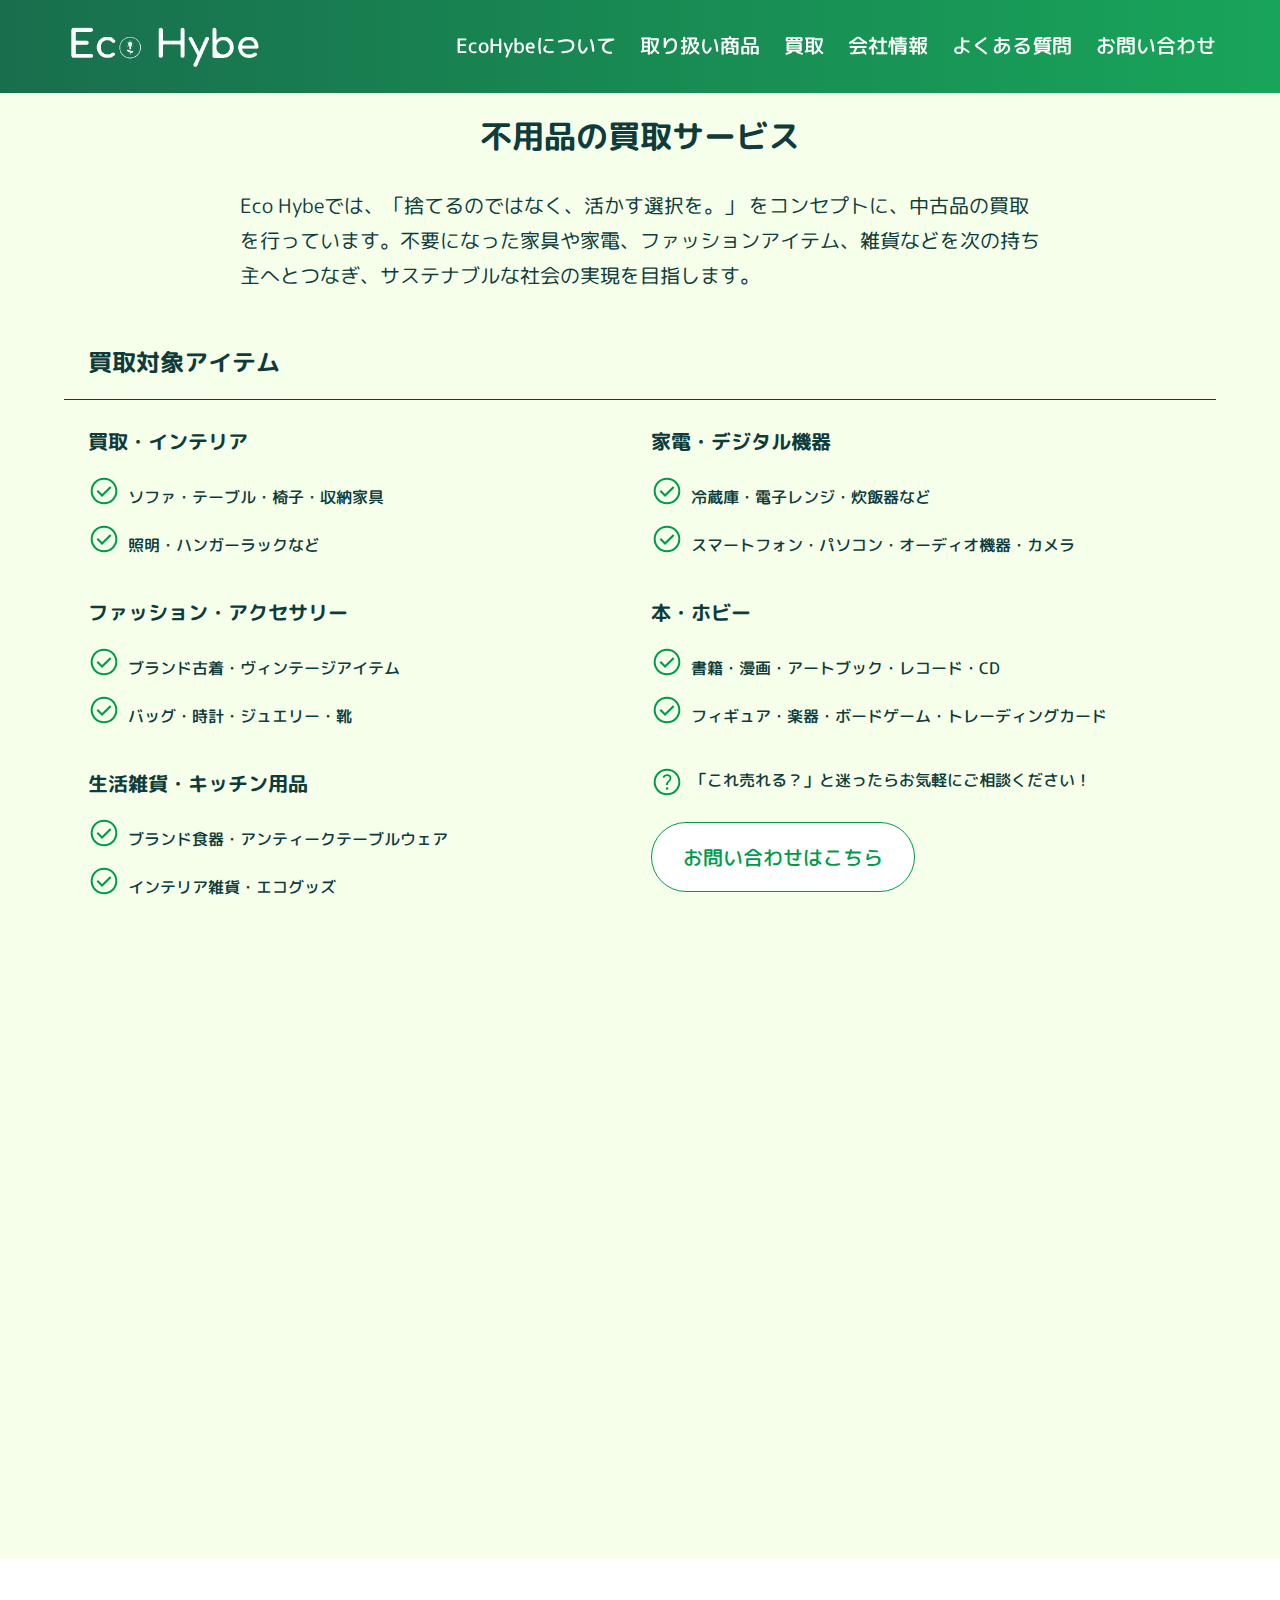
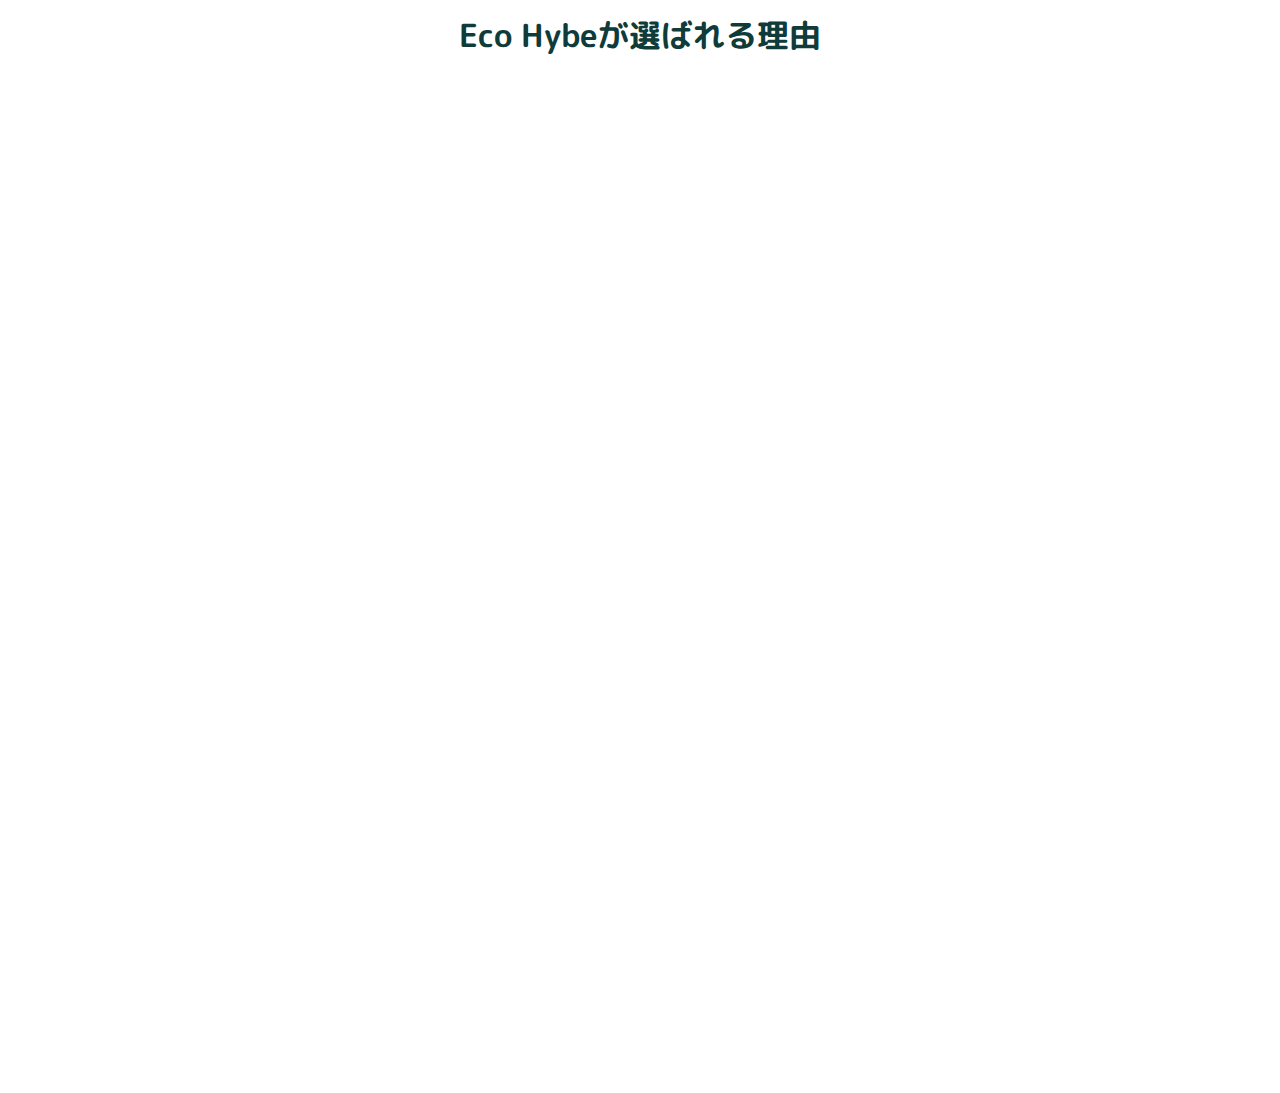
<file: html/purchase.html>
<!DOCTYPE html>
<html lang="ja">

<head>
    <meta charset="utf-8">
    <meta name="viewport" content="width=device-width, initial-scale=1.0, minimum-scale=1.0">
    <title>不用品の買取について:Eco Hybeリサイクルショップ</title>
    <meta name="description" content="リユース・アップサイクルのリサイクルショップEco Hybe">
    <meta name="keywords" content="リサイクルショップ">
    <!--style css-->
    <link rel="stylesheet" href="../sass/style.css" media="all">
    <!--font-awesome-->
    <link href="https://use.fontawesome.com/releases/v5.0.6/css/all.css" rel="stylesheet">
    <!-- google font -->
    <link href="https://fonts.googleapis.com/css2?family=M+PLUS+Rounded+1c:wght@100;300;400;500;700;800;900&display=swap" rel="stylesheet">
      
    <!--jquery-->
    <script src="https://cdn.jsdelivr.net/npm/jquery@3/dist/jquery.min.js"></script>
    <!-- wow -->
    <link href="https://cdnjs.cloudflare.com/ajax/libs/animate.css/3.5.2/animate.min.css" rel="stylesheet"
        type="text/css" media="all">
    

</head>

<body>
    <!-- header -->
    <header class="header">
        <div class="inner--large header__inner">
            <h1 class="header__logo"><a href="../index.html"><img src="../images/ecohybe-logo.png" alt="Eco Hybe"></a></h1>
            <nav class="header__nav">
                <button class="menu-toggle" aria-label="Toggle navigation">
                    <span class="menu-icon"></span>
                    <span class="menu-icon"></span>
                    <span class="menu-icon"></span>
                    <span class="menu-label">Menu</span>
                </button>
                <ul class="header__nav-links">
                    <li><a href="../index.html#about">EcoHybeについて</a></li>
                    <li><a href="./sell.html">取り扱い商品</a></li>
                    <li><a href="./purchase.html">買取</a></li>
                    <li><a href="../index.html#information">会社情報</a></li>
                    <li><a href="../index.html#question">よくある質問</a></li>
                    <li><a href="./commingsoon.html">お問い合わせ</a></li>
                </ul>
            </nav>
        </div>
    </header>
    <!-- header end -->
     <section class="purchasing">
      <div class="inner--large">
        <h2 class="section-ttl fadein">不用品の買取サービス</h2>
        <p class="section-caption fadein">Eco Hybeでは、「捨てるのではなく、活かす選択を。」 をコンセプトに、中古品の買取を行っています。不要になった家具や家電、ファッションアイテム、雑貨などを次の持ち主へとつなぎ、サステナブルな社会の実現を目指します。</p>
        <section>
          <h3 class="section-ttl--border02 fadein">買取対象アイテム</h3>
          <div class="purchasing__item-cont">
            <div class="purchasing__item fadein">
              <h4 class="purchasing__item-ttl">買取・インテリア</h4>
              <ul class="purchasing__item-list">
                <li><img src="../images/check_circle_64dp_009B4A_FILL0_wght400_GRAD0_opsz48.svg" alt="チェックアイコン">ソファ・テーブル・椅子・収納家具</li>
                <li><img src="../images/check_circle_64dp_009B4A_FILL0_wght400_GRAD0_opsz48.svg" alt="チェックアイコン">照明・ハンガーラックなど</li>
              </ul>
            </div>
            <div class="purchasing__item fadein">
              <h4 class="purchasing__item-ttl">家電・デジタル機器</h4>
              <ul class="purchasing__item-list">
                <li><img src="../images/check_circle_64dp_009B4A_FILL0_wght400_GRAD0_opsz48.svg" alt="チェックアイコン">冷蔵庫・電子レンジ・炊飯器など</li>
                <li><img src="../images/check_circle_64dp_009B4A_FILL0_wght400_GRAD0_opsz48.svg" alt="チェックアイコン">スマートフォン・パソコン・オーディオ機器・カメラ</li>
              </ul>
            </div>
            <div class="purchasing__item fadein">
              <h4 class="purchasing__item-ttl">ファッション・アクセサリー</h4>
              <ul class="purchasing__item-list">
                <li><img src="../images/check_circle_64dp_009B4A_FILL0_wght400_GRAD0_opsz48.svg" alt="チェックアイコン">ブランド古着・ヴィンテージアイテム</li>
                <li><img src="../images/check_circle_64dp_009B4A_FILL0_wght400_GRAD0_opsz48.svg" alt="チェックアイコン">バッグ・時計・ジュエリー・靴</li>
              </ul>
            </div>
            <div class="purchasing__item fadein">
              <h4 class="purchasing__item-ttl">本・ホビー</h4>
              <ul class="purchasing__item-list">
                <li><img src="../images/check_circle_64dp_009B4A_FILL0_wght400_GRAD0_opsz48.svg" alt="チェックアイコン">書籍・漫画・アートブック・レコード・CD</li>
                <li><img src="../images/check_circle_64dp_009B4A_FILL0_wght400_GRAD0_opsz48.svg" alt="チェックアイコン">フィギュア・楽器・ボードゲーム・トレーディングカード</li>
              </ul>
            </div>
            <div class="purchasing__item fadein">
              <h4 class="purchasing__item-ttl">生活雑貨・キッチン用品</h4>
              <ul class="purchasing__item-list">
                <li><img src="../images/check_circle_64dp_009B4A_FILL0_wght400_GRAD0_opsz48.svg" alt="チェックアイコン">ブランド食器・アンティークテーブルウェア</li>
                <li><img src="../images/check_circle_64dp_009B4A_FILL0_wght400_GRAD0_opsz48.svg" alt="チェックアイコン">インテリア雑貨・エコグッズ</li>
              </ul>
            </div>
            <div class="purchasing__item fadein">
              <p class="purchasing__item-caption"><img src="../images/help_64dp_009B4A_FILL0_wght400_GRAD0_opsz48.svg" alt="ハテナアイコン">「これ売れる？」と迷ったらお気軽にご相談ください！</p>
              <a href="./commingsoon.html" class="btn-secondary--small">お問い合わせはこちら</a>
            </div>
          </div><!-- purchasing__item-cont end -->
        </section>
        <section>
          <h3 class="section-ttl--border02 scroll-fadein">買取の流れ</h3>
          <div class="card-container purchasing__process-cont">
            <div class="card purchasing__process-card scroll-fadein">
              <span class="purchasing__process-number">1</span>
              <h4 class="purchasing__process-ttl">査定を申し込む</h4>
              <p class="purchasing__process-caption">以下のいずれかの方法をお選びください。</p>
              <ul class="purchasing__process-list">
                <li><img src="../images/check_circle_64dp_009B4A_FILL0_wght400_GRAD0_opsz48.svg" alt="チェックアイコン">オンライン査定（写真を送るだけ）<br><span>査定結果まで、数時間から1日程度。</span></li>
                <li><img src="../images/check_circle_64dp_009B4A_FILL0_wght400_GRAD0_opsz48.svg" alt="チェックアイコン">店頭査定（直接店舗に持ち込む）<br><span>査定結果まで、10〜30分程度。</span></li>
                <li><img src="../images/check_circle_64dp_009B4A_FILL0_wght400_GRAD0_opsz48.svg" alt="チェックアイコン">出張査定（大型家具・家電も楽々！）<br><span>査定結果まで、10分程度。</span><br><span>＊出張査定のみ、事前予約が必要です。</span></li>
              </ul>
            </div>
            <div class="card purchasing__process-card scroll-fadein">
              <span class="purchasing__process-number">2</span>
              <h4 class="purchasing__process-ttl">査定結果をご案内</h4>
              <p class="purchasing__process-caption">査定額にご納得いただけない場合は、キャンセルOK！</p>
              <ul class="purchasing__process-list">
                <li><img src="../images/check_circle_64dp_009B4A_FILL0_wght400_GRAD0_opsz48.svg" alt="チェックアイコン">オンライン査定の方<br><span>メールかLINE＠で査定結果をお伝えします。</span></li>
                <li><img src="../images/check_circle_64dp_009B4A_FILL0_wght400_GRAD0_opsz48.svg" alt="チェックアイコン">店頭査定の方<br><span>店頭にて、直接査定結果をお伝えします。</span></li>
                <li><img src="../images/check_circle_64dp_009B4A_FILL0_wght400_GRAD0_opsz48.svg" alt="チェックアイコン">出張査定の方<br><span>出張先にて、直接査定結果をお伝えしまう。</span></li>
              </ul>
            </div>
            <div class="card purchasing__process-card scroll-fadein">
              <span class="purchasing__process-number">3</span>
              <h4 class="purchasing__process-ttl">お支払い＆お引き取り</h4>
              <p class="purchasing__process-caption">査定額にご納得いただいたら、買取成立！</p>
              <ul class="purchasing__process-list">
                <li><img src="../images/check_circle_64dp_009B4A_FILL0_wght400_GRAD0_opsz48.svg" alt="チェックアイコン">オンライン査定の方<br><span>商品到着後、指定の口座に銀行振込。</span></li>
                <li><img src="../images/check_circle_64dp_009B4A_FILL0_wght400_GRAD0_opsz48.svg" alt="チェックアイコン">店頭査定の方<br><span>その場で、即現金化！</span></li>
                <li><img src="../images/check_circle_64dp_009B4A_FILL0_wght400_GRAD0_opsz48.svg" alt="チェックアイコン">出張査定の方<br><span>その場で現金払いor後日指定口座にお振込。</span></li>
              </ul>
            </div>
          </div>
        </section>
      </div>
     </section>
     <section class="reason">
      <div class="inner--large">
        <h2 class="section-ttl">Eco Hybeが選ばれる理由</h2>
        <ul class="reason__list">
          <li class="scroll-fadein"><img src="../images/editor_choice_64dp_009B4A_FILL0_wght400_GRAD0_opsz48.svg" alt="チェックアイコン">シンプルな3ステップでスピーディ！</li>
          <li class="scroll-fadein"><img src="../images/editor_choice_64dp_009B4A_FILL0_wght400_GRAD0_opsz48.svg" alt="チェックアイコン">高価買取！ブランド・状態・需要をしっかり評価！</li>
          <li class="scroll-fadein"><img src="../images/editor_choice_64dp_009B4A_FILL0_wght400_GRAD0_opsz48.svg" alt="チェックアイコン">買取後はリユース・リメイクで新たな命を！</li>
        </ul>
        <p class="reason__caption mb48 scroll-fadein">「捨てる」のではなく、「次の誰かへ。」Eco Hybeでサステナブルな買取体験をしませんか？</p>
        <a href="./commingsoon.html" class="btn-primary--large reason__btn scroll-fadein">今すぐ無料査定を申し込む</a>
      </div>
     </section>
    <!-- footer -->
    <footer class="footer scroll-fadein">
      <div class="inner--large">
          <div class="footer__cont">
              <div class="footer__info">
                  <h2 class="footer__info-logo"><img src="../images/ecohybe-logo.png" alt="Eco Hybe"></h2>
                  <ul class="footer__info-list">
                      <li>〒000-XXXX 北海道札幌市X区XXX町X-X</li>
                      <li>営業時間：10:00〜20:00</li>
                      <li>Tel：000-xxxx-xxxx</li>
                  </ul>
              </div>
              <div class="footer__nav">
                  <h3 class="footer__nav-ttl">サイトマップ</h3>
                  <nav>
                      <ul class="footer__nav-list">
                          <li><a href="../index.html">ホーム</a></li>
                          <li><a href="../index.html#about">Eco Hybeについて</a></li>
                          <li><a href="./sell.html">買取サービス</a></li>
                          <li><a href="./purchase.html">中古品・リメイク品の販売</a></li>
                          <li><a href="./commingsoon.html">お問い合わせ</a></li>
                          <li><a href="../index.html#information">会社情報</a></li>
                          <li><a href="../index.html#question">よくある質問</a></li>
                          <li><a href="./recruit.html">採用情報</a></li>
                      </ul>
                  </nav>
              </div>
              <div class="footer__sns">
                  <h3 class="footer__sns-ttl">SNS</h3>
                  <ul class="footer__sns-list">
                      <li><a href="./commingsoon.html">Instagram</a></li>
                      <li><a href="./commingsoon.html">X（旧：Twitter）</a></li>
                      <li><a href="./commingsoon.html">Facebook</a></li>
                      <li><a href="./commingsoon.html">LINE＠</a></li>
                  </ul>
              </div>
          </div>
      </div>
    </footer>
    <!-- footer end -->

    <!-- script js-->
    <script src="./js/lower.js"></script>
    <!-- wow -->
    <script src="https://cdnjs.cloudflare.com/ajax/libs/wow/1.1.2/wow.min.js"></script>

</body>

</html>
</file>
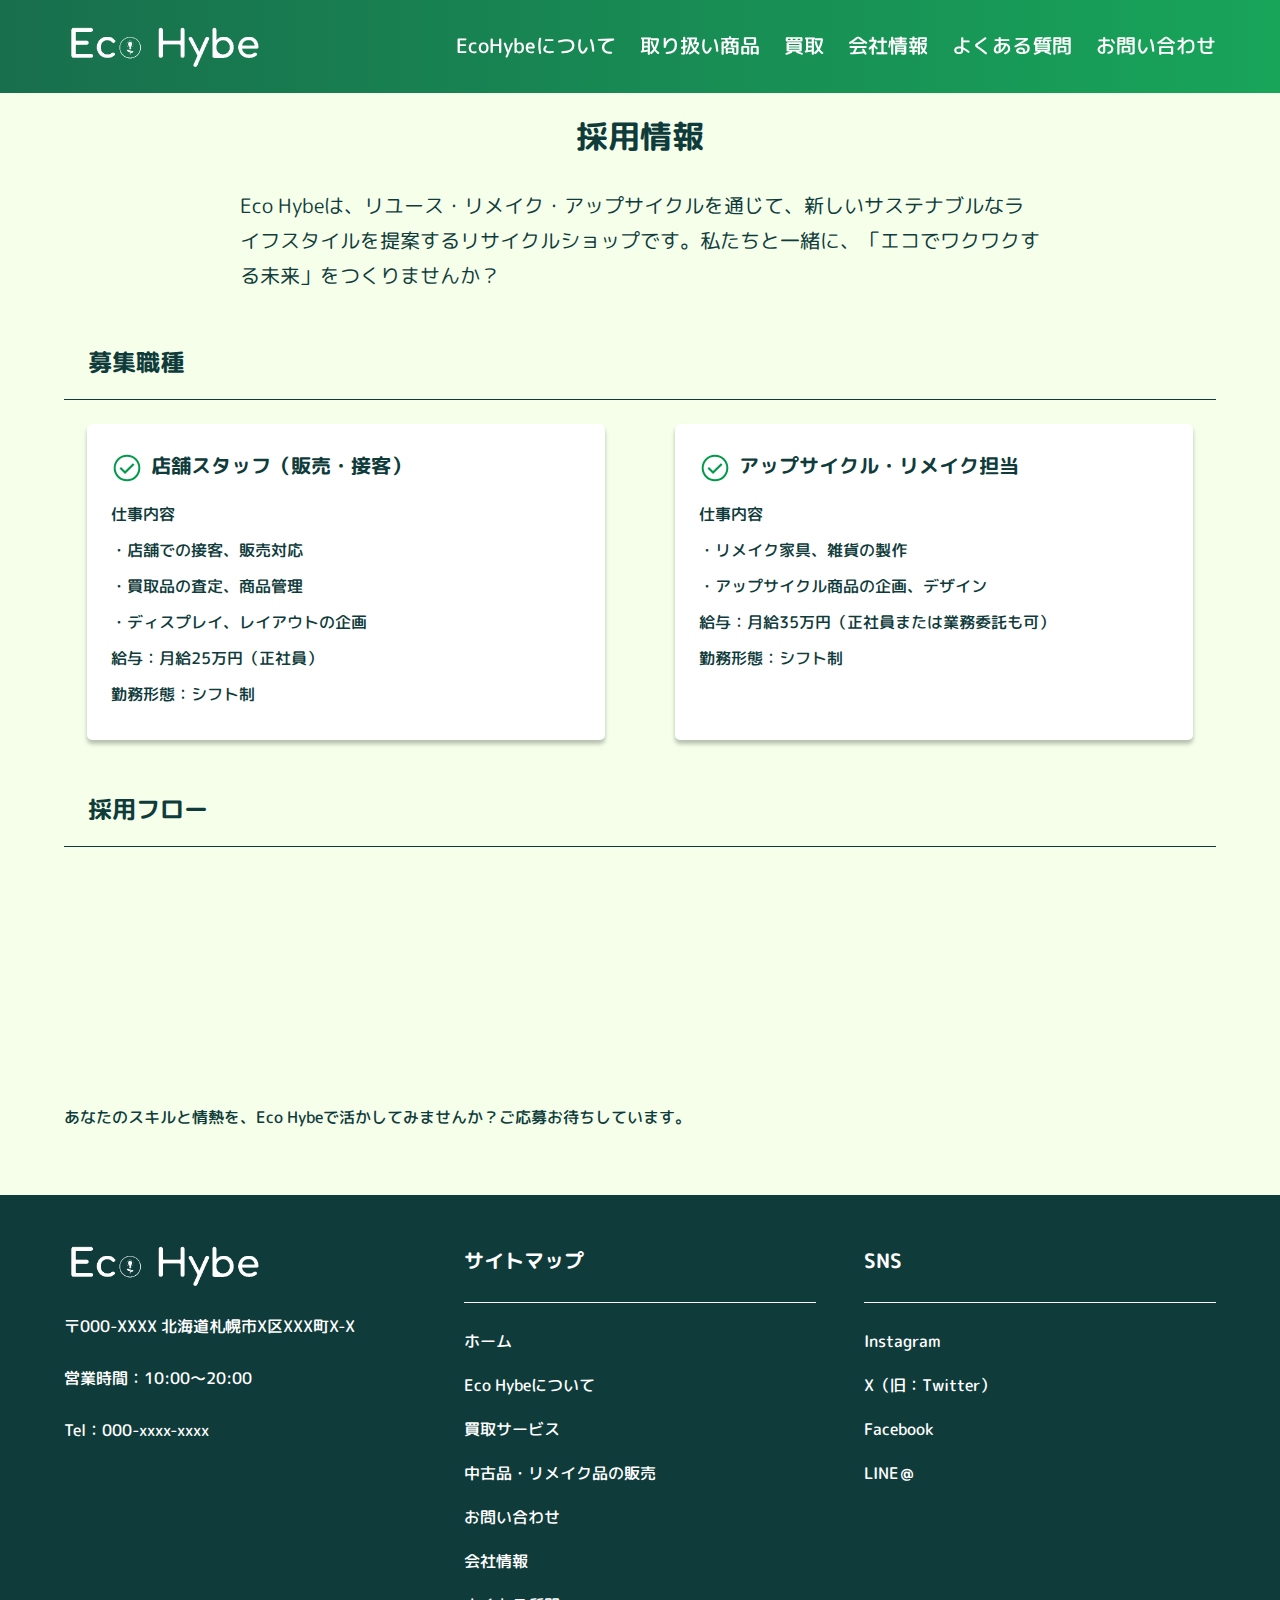
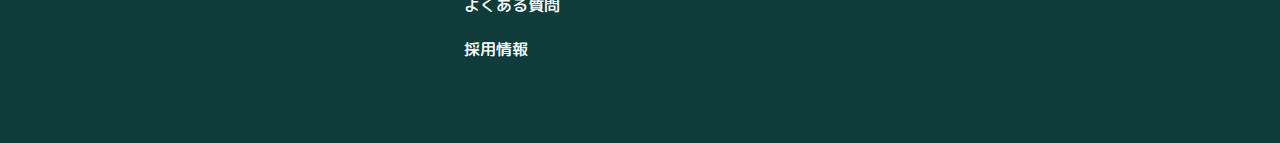
<file: html/recruit.html>
<!DOCTYPE html>
<html lang="ja">

<head>
    <meta charset="utf-8">
    <meta name="viewport" content="width=device-width, initial-scale=1.0, minimum-scale=1.0">
    <title>不用品の買取について:Eco Hybeリサイクルショップ</title>
    <meta name="description" content="リユース・アップサイクルのリサイクルショップEco Hybe">
    <meta name="keywords" content="リサイクルショップ">
    <!--style css-->
    <link rel="stylesheet" href="../sass/style.css" media="all">
    <!--font-awesome-->
    <link href="https://use.fontawesome.com/releases/v5.0.6/css/all.css" rel="stylesheet">
    <!-- google font -->
    <link href="https://fonts.googleapis.com/css2?family=M+PLUS+Rounded+1c:wght@100;300;400;500;700;800;900&display=swap" rel="stylesheet">
      
    <!--jquery-->
    <script src="https://cdn.jsdelivr.net/npm/jquery@3/dist/jquery.min.js"></script>
    <!-- wow -->
    <link href="https://cdnjs.cloudflare.com/ajax/libs/animate.css/3.5.2/animate.min.css" rel="stylesheet"
        type="text/css" media="all">
    

</head>

<body>
    <!-- header -->
    <header class="header">
        <div class="inner--large header__inner">
            <h1 class="header__logo"><a href="../index.html"><img src="../images/ecohybe-logo.png" alt="Eco Hybe"></a></h1>
            <nav class="header__nav">
                <button class="menu-toggle" aria-label="Toggle navigation">
                    <span class="menu-icon"></span>
                    <span class="menu-icon"></span>
                    <span class="menu-icon"></span>
                    <span class="menu-label">Menu</span>
                </button>
                <ul class="header__nav-links">
                    <li><a href="../index.html#about">EcoHybeについて</a></li>
                    <li><a href="./sell.html">取り扱い商品</a></li>
                    <li><a href="./purchase.html">買取</a></li>
                    <li><a href="../index.html#information">会社情報</a></li>
                    <li><a href="../index.html#question">よくある質問</a></li>
                    <li><a href="./commingsoon.html">お問い合わせ</a></li>
                </ul>
            </nav>
        </div>
    </header>
    <!-- header end -->
    <section class="recruit">
      <div class="inner--large">
        <h2 class="section-ttl fadein">採用情報</h2>
        <p class="section-caption fadein">Eco Hybeは、リユース・リメイク・アップサイクルを通じて、新しいサステナブルなライフスタイルを提案するリサイクルショップです。私たちと一緒に、「エコでワクワクする未来」をつくりませんか？</p>
        <section>
          <h3 class="section-ttl--border02 fadein">募集職種</h3>
          <div class="card-container recruit__card-cont fadein">
            <div class="card recruit__card">
              <h4 class="recruit__card-ttl"><img src="../images/check_circle_64dp_009B4A_FILL0_wght400_GRAD0_opsz48.svg" alt="チェックアイコン">店舗スタッフ（販売・接客）</h4>
              <ul class="recruit__card-list">
                <li>仕事内容</li>
                <ul>
                  <li>・店舗での接客、販売対応</li>
                  <li>・買取品の査定、商品管理</li>
                  <li>・ディスプレイ、レイアウトの企画</li>
                </ul>
                <li>給与：月給25万円（正社員）</li>
                <li>勤務形態：シフト制</li>
              </ul>
            </div>
            <div class="card recruit__card">
              <h4 class="recruit__card-ttl"><img src="../images/check_circle_64dp_009B4A_FILL0_wght400_GRAD0_opsz48.svg" alt="チェックアイコン">アップサイクル・リメイク担当</h4>
              <ul class="recruit__card-list">
                <li>仕事内容</li>
                <ul>
                  <li>・リメイク家具、雑貨の製作</li>
                  <li>・アップサイクル商品の企画、デザイン</li>
                </ul>
                <li>給与：月給35万円（正社員または業務委託も可）</li>
                <li>勤務形態：シフト制</li>
              </ul>
            </div>
          </div>
        </section>
        <section>
          <h3 class="section-ttl--border02 scrol-fadein">採用フロー</h3>
          <ul class="recruit__flow-list scroll-fadein">
            <li><span>1.</span>recruit@ecohybe.xxx宛に履歴書と職務経歴書をお送りください。</li>
            <li><span>2.</span>書類選考</li>
            <li><span>3.</span>面接（対面またはオンライン）</li>
            <li><span>4.</span>内定・勤務開始</li>
          </ul>
          <p class="recruit__flow-caption scrol-fadein">あなたのスキルと情熱を、Eco Hybeで活かしてみませんか？ご応募お待ちしています。</p>
        </section>
      </div>
    </section>
    <!-- footer -->
    <footer class="footer">
      <div class="inner--large">
          <div class="footer__cont">
              <div class="footer__info">
                  <h2 class="footer__info-logo"><img src="../images/ecohybe-logo.png" alt="Eco Hybe"></h2>
                  <ul class="footer__info-list">
                      <li>〒000-XXXX 北海道札幌市X区XXX町X-X</li>
                      <li>営業時間：10:00〜20:00</li>
                      <li>Tel：000-xxxx-xxxx</li>
                  </ul>
              </div>
              <div class="footer__nav">
                  <h3 class="footer__nav-ttl">サイトマップ</h3>
                  <nav>
                      <ul class="footer__nav-list">
                          <li><a href="../index.html">ホーム</a></li>
                          <li><a href="../index.html#about">Eco Hybeについて</a></li>
                          <li><a href="./sell.html">買取サービス</a></li>
                          <li><a href="./purchase.html">中古品・リメイク品の販売</a></li>
                          <li><a href="./commingsoon.html">お問い合わせ</a></li>
                          <li><a href="../index.html#information">会社情報</a></li>
                          <li><a href="../index.html#question">よくある質問</a></li>
                          <li><a href="./recruit.html">採用情報</a></li>
                      </ul>
                  </nav>
              </div>
              <div class="footer__sns">
                  <h3 class="footer__sns-ttl">SNS</h3>
                  <ul class="footer__sns-list">
                      <li><a href="./commingsoon.html">Instagram</a></li>
                      <li><a href="./commingsoon.html">X（旧：Twitter）</a></li>
                      <li><a href="./commingsoon.html">Facebook</a></li>
                      <li><a href="./commingsoon.html">LINE＠</a></li>
                  </ul>
              </div>
          </div>
      </div>
    </footer>
    <!-- footer end -->

    <!-- script js-->
    <script src="./js/lower.js"></script>
    <!-- wow -->
    <script src="https://cdnjs.cloudflare.com/ajax/libs/wow/1.1.2/wow.min.js"></script>

</body>

</html>
</file>
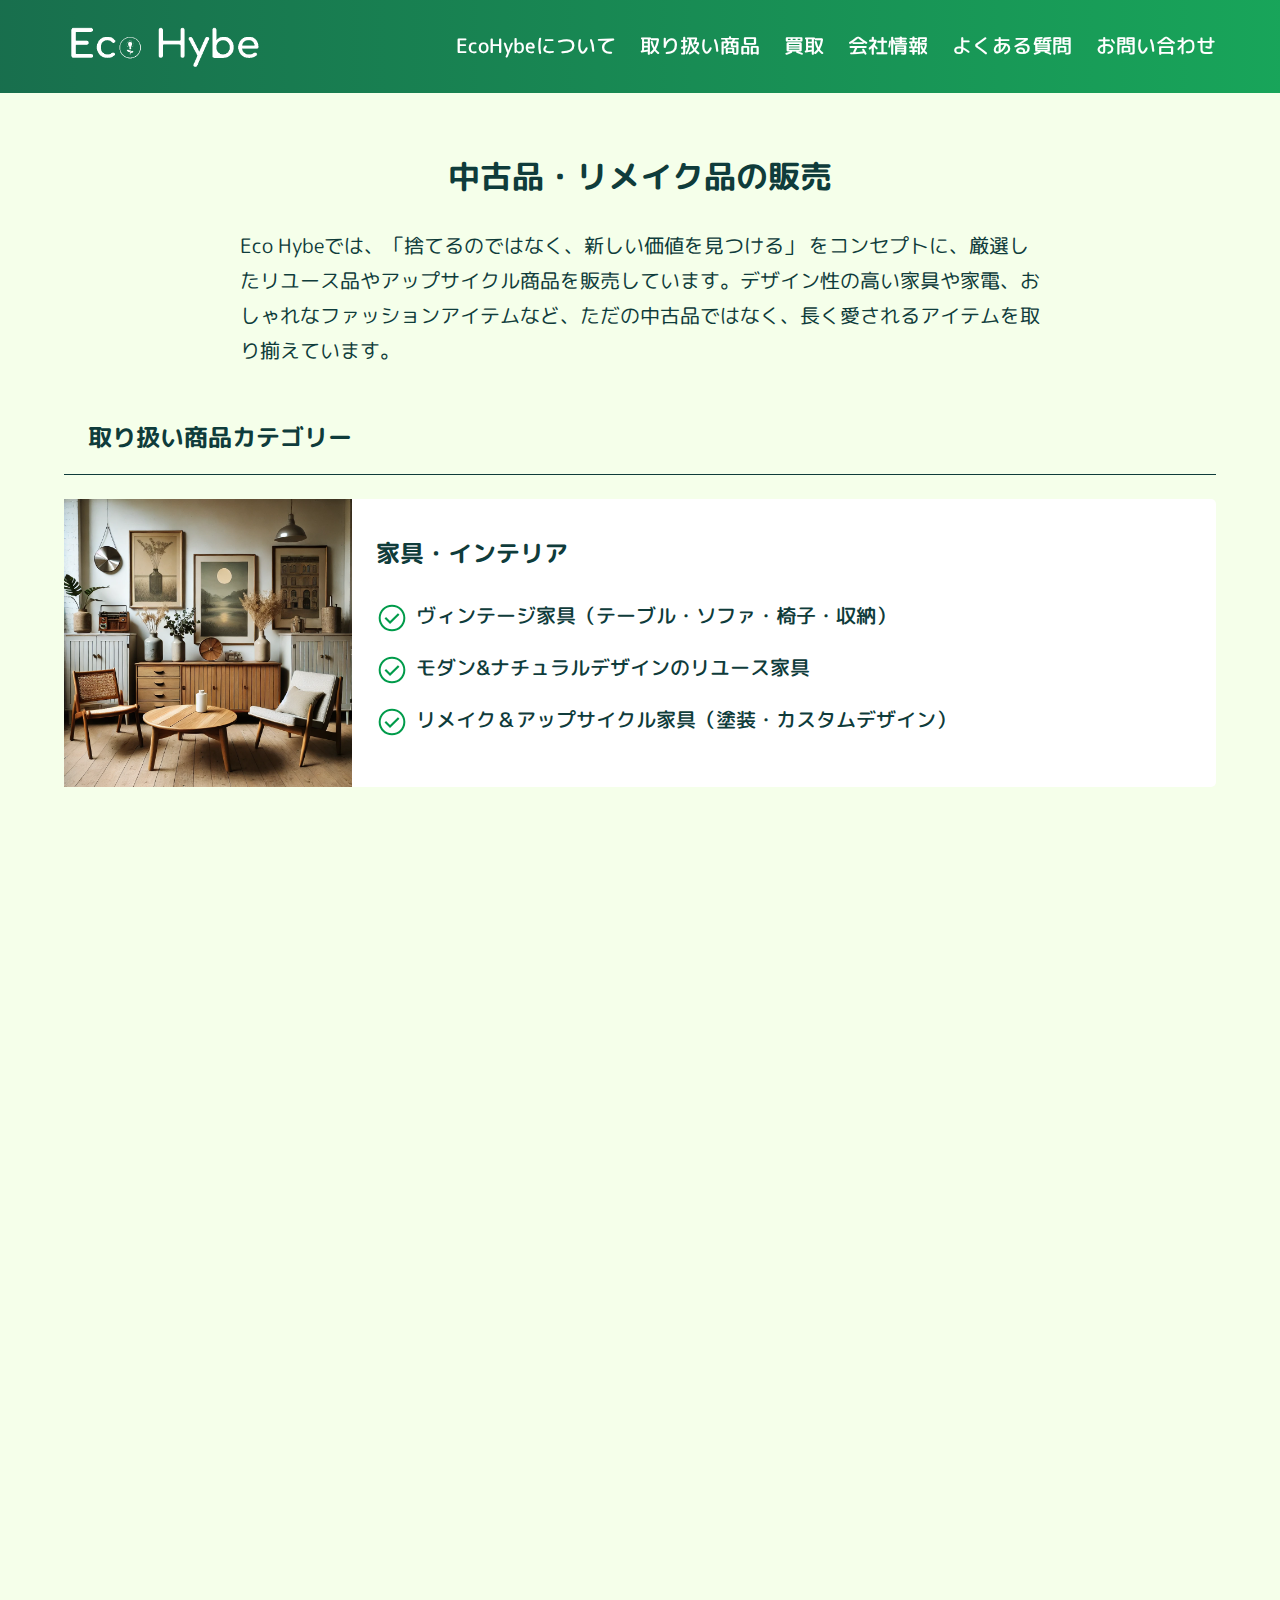
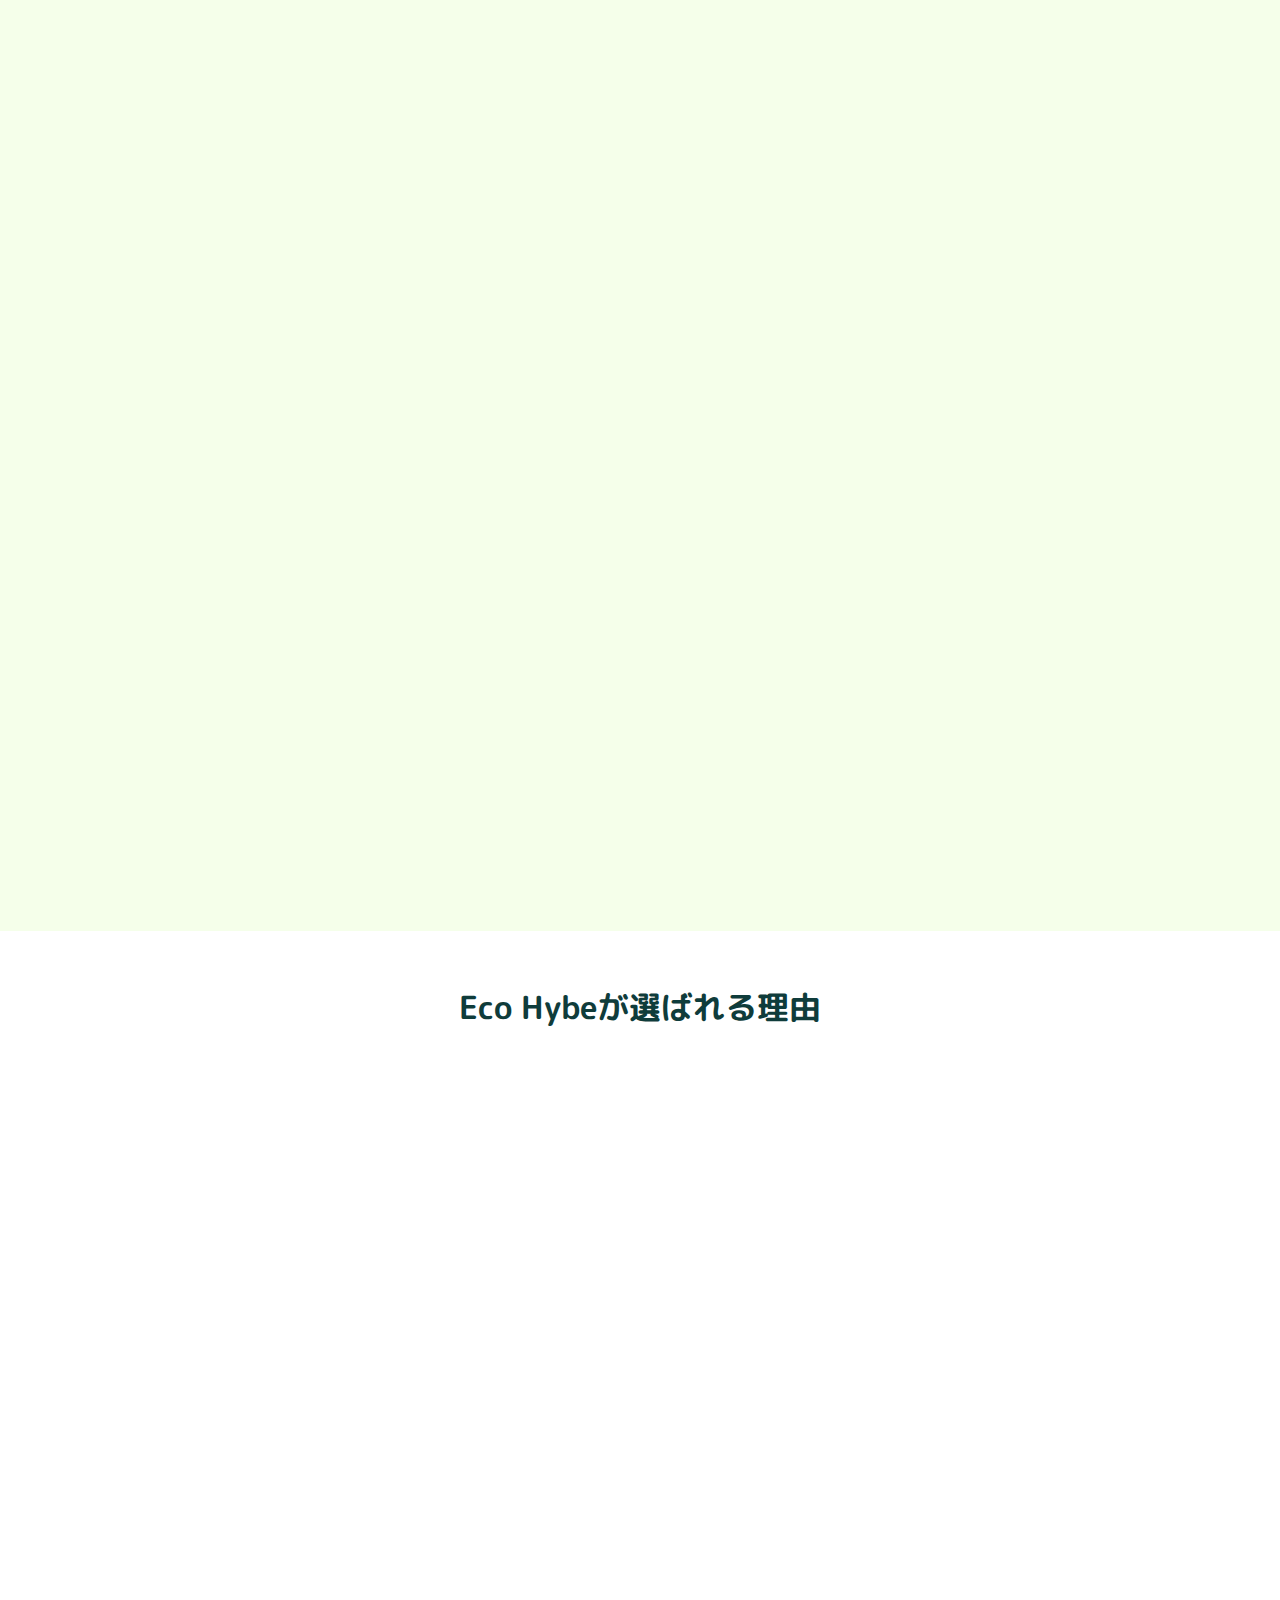
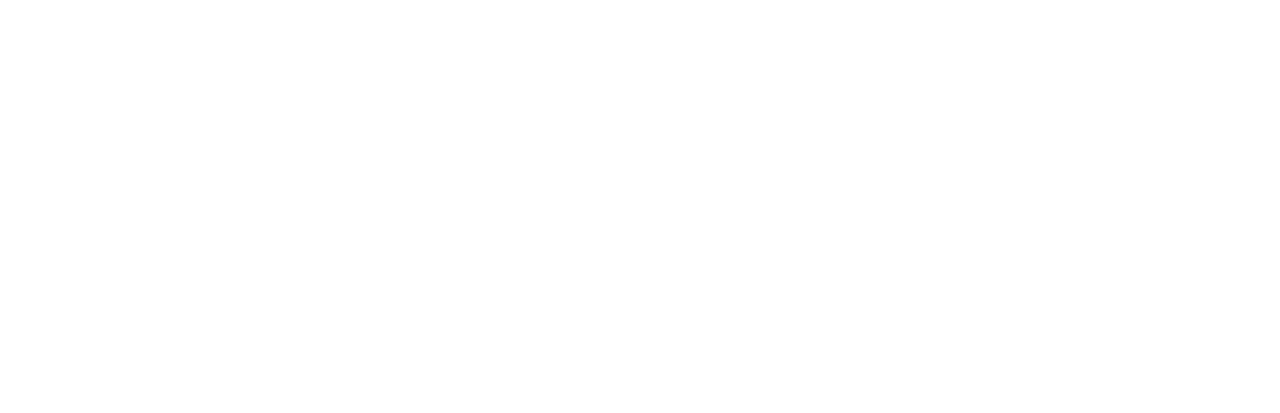
<file: html/sell.html>
<!DOCTYPE html>
<html lang="ja">

<head>
    <meta charset="utf-8">
    <meta name="viewport" content="width=device-width, initial-scale=1.0, minimum-scale=1.0">
    <title>中古品・リメイク品の販売:Eco Hybeリサイクルショップ</title>
    <meta name="description" content="リユース・アップサイクルのリサイクルショップEco Hybe">
    <meta name="keywords" content="リサイクルショップ">
    <!--style css-->
    <link rel="stylesheet" href="../sass/style.css" media="all">
    <!--font-awesome-->
    <link href="https://use.fontawesome.com/releases/v5.0.6/css/all.css" rel="stylesheet">
    <!-- google font -->
    <link href="https://fonts.googleapis.com/css2?family=M+PLUS+Rounded+1c:wght@100;300;400;500;700;800;900&display=swap" rel="stylesheet">
      
    <!--jquery-->
    <script src="https://cdn.jsdelivr.net/npm/jquery@3/dist/jquery.min.js"></script>
    <!-- wow -->
    <link href="https://cdnjs.cloudflare.com/ajax/libs/animate.css/3.5.2/animate.min.css" rel="stylesheet"
        type="text/css" media="all">
    

</head>

<body>
    <!-- header -->
    <header class="header">
        <div class="inner--large header__inner">
            <h1 class="header__logo"><a href="../index.html"><img src="../images/ecohybe-logo.png" alt="Eco Hybe"></a></h1>
            <nav class="header__nav">
                <button class="menu-toggle" aria-label="Toggle navigation">
                    <span class="menu-icon"></span>
                    <span class="menu-icon"></span>
                    <span class="menu-icon"></span>
                    <span class="menu-label">Menu</span>
                </button>
                <ul class="header__nav-links">
                    <li><a href="../index.html#about">EcoHybeについて</a></li>
                    <li><a href="./sell.html">取り扱い商品</a></li>
                    <li><a href="./purchase.html">買取</a></li>
                    <li><a href="../index.html#information">会社情報</a></li>
                    <li><a href="../index.html#question">よくある質問</a></li>
                    <li><a href="./commingsoon.html">お問い合わせ</a></li>
                </ul>
            </nav>
        </div>
    </header>
    <!-- header end -->
     <section class="selling">
      <div class="inner--large">
        <h2 class="section-ttl fadein">中古品・リメイク品の販売</h2>
        <p class="section-caption fadein">Eco Hybeでは、「捨てるのではなく、新しい価値を見つける」 をコンセプトに、厳選したリユース品やアップサイクル商品を販売しています。デザイン性の高い家具や家電、おしゃれなファッションアイテムなど、ただの中古品ではなく、長く愛されるアイテムを取り揃えています。</p>
        <h3 class="section-ttl--border02 fadein">取り扱い商品カテゴリー</h3>
        <div class="selling__card fadein">
          <img src="../images/funiture.webp" alt="家具の写真" class="selling__card-img">
          <div class="selling__card-text">
            <h4 class="selling__card-ttl">家具・インテリア</h4>
            <ul class="selling__card-list">
              <li><img src="../images/check_circle_64dp_009B4A_FILL0_wght400_GRAD0_opsz48.svg" alt="チェックアイコン">ヴィンテージ家具（テーブル・ソファ・椅子・収納）</li>
              <li><img src="../images/check_circle_64dp_009B4A_FILL0_wght400_GRAD0_opsz48.svg" alt="チェックアイコン">モダン&ナチュラルデザインのリユース家具</li>
              <li><img src="../images/check_circle_64dp_009B4A_FILL0_wght400_GRAD0_opsz48.svg" alt="チェックアイコン">リメイク＆アップサイクル家具（塗装・カスタムデザイン）</li>
            </ul>
          </div>
        </div>
        <div class="selling__card scroll-fadein">
          <img src="../images/home-appliance.webp" alt="家電の写真" class="selling__card-img">
          <div class="selling__card-text">
            <h4 class="selling__card-ttl">家電・デジタル機器</h4>
            <ul class="selling__card-list">
              <li><img src="../images/check_circle_64dp_009B4A_FILL0_wght400_GRAD0_opsz48.svg" alt="チェックアイコン">整備済み家電（冷蔵庫・電子レンジなど）</li>
              <li><img src="../images/check_circle_64dp_009B4A_FILL0_wght400_GRAD0_opsz48.svg" alt="チェックアイコン">スピーカー・オーディオ・カメラ・パソコン・スマートデバイス</li>
              <li><img src="../images/check_circle_64dp_009B4A_FILL0_wght400_GRAD0_opsz48.svg" alt="チェックアイコン">ブランド家電・デザイン性の高いアイテム</li>
            </ul>
          </div>
        </div>
        <div class="selling__card scroll-fadein">
          <img src="../images/fashion.webp" alt="服の写真" class="selling__card-img">
          <div class="selling__card-text">
            <h4 class="selling__card-ttl">ファッション・アクセサリー</h4>
            <ul class="selling__card-list">
              <li><img src="../images/check_circle_64dp_009B4A_FILL0_wght400_GRAD0_opsz48.svg" alt="チェックアイコン">ブランド古着・ヴィンテージファッション</li>
              <li><img src="../images/check_circle_64dp_009B4A_FILL0_wght400_GRAD0_opsz48.svg" alt="チェックアイコン">バッグ・シューズ・時計・ジュエリー・サングラス</li>
              <li><img src="../images/check_circle_64dp_009B4A_FILL0_wght400_GRAD0_opsz48.svg" alt="チェックアイコン">リメイクファッション（デニムリメイク・カスタムジャケット）</li>
            </ul>
          </div>
        </div>
        <div class="selling__card scroll-fadein">
          <img src="../images/book.webp" alt="本の写真" class="selling__card-img">
          <div class="selling__card-text">
            <h4 class="selling__card-ttl">本・ホビー</h4>
            <ul class="selling__card-list">
              <li><img src="../images/check_circle_64dp_009B4A_FILL0_wght400_GRAD0_opsz48.svg" alt="チェックアイコン">小説・ビジネス書・アートブック・漫画・ライトノベル</li>
              <li><img src="../images/check_circle_64dp_009B4A_FILL0_wght400_GRAD0_opsz48.svg" alt="チェックアイコン">レコード・CD・フィギュア・楽器（ギター・キーボード・電子ピアノ）</li>
              <li><img src="../images/check_circle_64dp_009B4A_FILL0_wght400_GRAD0_opsz48.svg" alt="チェックアイコン">ヴィンテージボードゲーム・トレーディングカード</li>
            </ul>
          </div>
        </div>
        <div class="selling__card scroll-fadein">
          <img src="../images/tableware.webp" alt="生活雑貨の写真" class="selling__card-img">
          <div class="selling__card-text">
            <h4 class="selling__card-ttl">食器・生活雑貨</h4>
            <ul class="selling__card-list">
              <li><img src="../images/check_circle_64dp_009B4A_FILL0_wght400_GRAD0_opsz48.svg" alt="チェックアイコン">ブランド食器・アンティークプレート・グラスウェア</li>
              <li><img src="../images/check_circle_64dp_009B4A_FILL0_wght400_GRAD0_opsz48.svg" alt="チェックアイコン">ハンドメイド＆アップサイクル雑貨（キャンドル・アロマディフューザなど）</li>
              <li><img src="../images/check_circle_64dp_009B4A_FILL0_wght400_GRAD0_opsz48.svg" alt="チェックアイコン">ヴィンテージ＆デザイン性の高いキッチン用品</li>
            </ul>
          </div>
        </div>
        <div class="selling__card scroll-fadein">
          <img src="../images/remake.webp" alt="アップサイクル品" class="selling__card-img">
          <div class="selling__card-text">
            <h4 class="selling__card-ttl">アップサイクル・リメイク品</h4>
            <ul class="selling__card-list">
              <li><img src="../images/check_circle_64dp_009B4A_FILL0_wght400_GRAD0_opsz48.svg" alt="チェックアイコン">リメイク家具：ヴィンテージ木材を再利用したテーブルや収納棚</li>
              <li><img src="../images/check_circle_64dp_009B4A_FILL0_wght400_GRAD0_opsz48.svg" alt="チェックアイコン">アップサイクルファッション：デニムや古着を再構築したオリジナルアイテム</li>
              <li><img src="../images/check_circle_64dp_009B4A_FILL0_wght400_GRAD0_opsz48.svg" alt="チェックアイコン">再生ガラス＆廃材雑貨：使われなくなった素材を活かしたデザイン雑貨</li>
            </ul>
          </div>
        </div>
      </div>
     </section>
     <section class="reason">
      <div class="inner--large">
        <h2 class="section-ttl">Eco Hybeが選ばれる理由</h2>
        <ul class="reason__list">
          <li class="scroll-fadein"><img src="../images/editor_choice_64dp_009B4A_FILL0_wght400_GRAD0_opsz48.svg" alt="チェックアイコン">高品質＆厳選されたリユース品のみを取り扱う</li>
          <li class="scroll-fadein"><img src="../images/editor_choice_64dp_009B4A_FILL0_wght400_GRAD0_opsz48.svg" alt="チェックアイコン">リメイク＆アップサイクルで新たな価値を生み出す</li>
          <li class="scroll-fadein"><img src="../images/editor_choice_64dp_009B4A_FILL0_wght400_GRAD0_opsz48.svg" alt="チェックアイコン">中古のイメージを覆す洗練されたラインナップ</li>
          <li class="scroll-fadein"><img src="../images/editor_choice_64dp_009B4A_FILL0_wght400_GRAD0_opsz48.svg" alt="チェックアイコン">環境に優しく、おしゃれで長く使えるアイテムを提供</li>
        </ul>
        <p class="reason__caption scroll-fadein">「中古品＝安い」だけじゃない。Eco Hybeであなたにぴったりのサステナブルな一品を見つけてみませんか？</p>
      </div>
     </section>
    <!-- footer -->
    <footer class="footer scroll-fadein">
      <div class="inner--large">
          <div class="footer__cont">
              <div class="footer__info">
                  <h2 class="footer__info-logo"><img src="../images/ecohybe-logo.png" alt="Eco Hybe"></h2>
                  <ul class="footer__info-list">
                      <li>〒000-XXXX 北海道札幌市X区XXX町X-X</li>
                      <li>営業時間：10:00〜20:00</li>
                      <li>Tel：000-xxxx-xxxx</li>
                  </ul>
              </div>
              <div class="footer__nav">
                  <h3 class="footer__nav-ttl">サイトマップ</h3>
                  <nav>
                      <ul class="footer__nav-list">
                          <li><a href="../index.html">ホーム</a></li>
                          <li><a href="../index.html#about">Eco Hybeについて</a></li>
                          <li><a href="./sell.html">買取サービス</a></li>
                          <li><a href="./purchase.html">中古品・リメイク品の販売</a></li>
                          <li><a href="./commingsoon.html">お問い合わせ</a></li>
                          <li><a href="../index.html#information">会社情報</a></li>
                          <li><a href="../index.html#question">よくある質問</a></li>
                          <li><a href="./recruit.html">採用情報</a></li>
                      </ul>
                  </nav>
              </div>
              <div class="footer__sns">
                  <h3 class="footer__sns-ttl">SNS</h3>
                  <ul class="footer__sns-list">
                      <li><a href="./commingsoon.html">Instagram</a></li>
                      <li><a href="./commingsoon.html">X（旧：Twitter）</a></li>
                      <li><a href="./commingsoon.html">Facebook</a></li>
                      <li><a href="./commingsoon.html">LINE＠</a></li>
                  </ul>
              </div>
          </div>
      </div>
    </footer>
    <!-- footer end -->

    <!-- script js-->
    <script src="./js/lower.js"></script>
    <!-- wow -->
    <script src="https://cdnjs.cloudflare.com/ajax/libs/wow/1.1.2/wow.min.js"></script>

</body>

</html>
</file>
<file: sass/style.css>
@charset "UTF-8";
/*
    リセットCSS等の基本設定
*/
*,
*::before,
*::after {
  box-sizing: border-box;
}

html,
body {
  margin: 0;
  padding: 0;
  scroll-behavior: smooth;
}

body {
  font-family: "M PLUS Rounded 1c", "Meiryo UI", "Meiryo", "Hiragino Kaku Gothic ProN", "Hiragino Kaku Gothic Pro", "Noto Sans Japanese", roboto, sans-serif;
  font-size: 16px;
  font-weight: 500;
  color: #363636;
  line-height: 1.75;
  -webkit-font-smoothing: antialiased;
  -moz-osx-font-smoothing: grayscale;
  background: #fff;
  overflow-x: hidden;
}

h1, h2, h3, h4, h5, h6,
a, p, span,
blockquote, code,
ol, ul, li, dl, dt, dd,
div, section, article, main, aside,
nav, header, footer,
img, figure, figcaption,
address, time, audio, video,
iframe, fieldset,
form, label, table, caption,
tbody, tfoot, thead,
tr, th, td {
  margin: 0;
  padding: 0;
  border: 0;
}

article, aside, footer, header, nav, section, main {
  display: block;
}

a:link, a:visited, a:hover, a:active {
  text-decoration: none;
}

li {
  list-style: none;
}

table {
  border-collapse: collapse;
  border-spacing: 0;
  width: 100%;
  table-layout: fixed;
  border: 1px solid #363636;
}

th, td {
  padding: 4px 6px;
  text-align: left;
  vertical-align: top;
  border: 1px solid #363636;
}

input, textarea {
  padding: 8px;
  border: 1px solid #363636;
  border-radius: 0;
  background-image: none;
  font-family: inherit;
  font-size: inherit;
  -webkit-appearance: none;
}
input:focus, textarea:focus {
  outline: none;
  border: 1px solid #363636;
  box-shadow: none;
}

textarea {
  resize: none;
}

input[type=submit] {
  cursor: pointer;
  border: none;
}
input[type=submit]:hover, input[type=submit]:focus {
  outline: none;
  border: none;
}
input[type=submit] ::-moz-focus-inner {
  padding: 0;
  border: none;
}
input[type=radio] {
  display: none;
}
input[type=radio] + span {
  display: inline-block;
  position: relative;
  padding: 0 0 0 1.2em;
  margin: 0 0.2em 0;
  cursor: pointer;
}
input[type=radio] + span::before {
  position: absolute;
  content: "";
  top: 50%;
  left: 0;
  transform: translateY(-50%);
  background: #fff;
  border: 1px solid #363636;
  border-radius: 50%;
  width: 1em;
  height: 1em;
  display: block;
}
input[type=radio] + span::after {
  opacity: 0;
  transition: opacity 0.3s ease 0s;
}
input[type=radio] + span:focus, input[type=radio] + span:checked {
  outline: none;
  border: 1px solid #fff;
  box-shadow: none;
  background: #363636;
}
input[type=radio]:checked + span::after {
  position: absolute;
  content: "";
  top: 50%;
  left: 0.2em;
  transform: translateY(-50%);
  background: #363636;
  border-radius: 50%;
  width: 0.6em;
  height: 0.6em;
  display: block;
  opacity: 1;
}
input[type=checkbox] {
  display: none;
}
input[type=checkbox] + span {
  display: inline-block;
  position: relative;
  padding: 0 0 0 1.2em;
  margin: 0 0.2em 0;
  cursor: pointer;
  transition: all 0.3s ease 0s;
}
input[type=checkbox] + span::before {
  position: absolute;
  content: "";
  top: 50%;
  left: 0;
  transform: translateY(-50%);
  background: #fff;
  border: 1px solid #363636;
  border-radius: 2px;
  width: 1em;
  height: 1em;
  display: block;
}
input[type=checkbox] + span::after {
  opacity: 0;
  transition: opacity 0.3s ease 0s;
}
input[type=checkbox]:checked + span::after {
  position: absolute;
  content: "";
  top: 50%;
  left: 0;
  transform: translateY(-50%) rotate(-45deg);
  width: 1em;
  height: 0.6em;
  margin-top: -0.2em;
  display: block;
  border-left: 3px solid #363636;
  border-bottom: 3px solid #363636;
  opacity: 1;
}

select {
  width: 100%;
  padding: 8px 24px 8px 8px;
  border-radius: 0;
  background-image: none;
  border: 1px solid #363636;
  font-family: inherit;
  font-size: 1em;
  cursor: pointer;
  -moz-appearance: none;
  -webkit-appearance: none;
}
select::-ms-expand {
  display: none;
}
select:focus {
  outline: none;
  border: 1px solid #363636;
  box-shadow: none;
}

.hidden {
  display: none;
}

.wrapper {
  overflow: hidden;
}

.inner--large {
  max-width: 1240px;
  width: 100%;
  margin: 0 auto;
}

.inner--small {
  max-width: 1040px;
  width: 100%;
  margin: 0 auto;
}

.btn-primary--small {
  max-width: 264px;
  width: 100%;
  padding: 24px 0;
  text-align: center;
  display: block;
  background: linear-gradient(270deg, #009B4A 0%, #005F3C 100%);
  border-radius: 40px;
  color: #fff;
  transition: all 0.3s ease-in-out;
  font-size: 20px;
  line-height: 1;
}
.btn-primary--small:hover {
  box-shadow: 0 4px 10px rgba(0, 0, 0, 0.3);
  transform: translateY(-2px);
  background: linear-gradient(270deg, #007A3D 0%, #00452A 100%);
}
.btn-primary--small:active {
  box-shadow: 0 1px 3px rgba(0, 0, 0, 0.3);
  transform: translateY(1px);
  background: linear-gradient(270deg, #009B4A 0%, #005F3C 100%);
}
@media (max-width: 768px) {
  .btn-primary--small {
    max-width: 100%;
    padding: 16px;
    font-size: 16px;
  }
}

.btn-secondary--small {
  max-width: 264px;
  width: 100%;
  padding: 24px 0;
  text-align: center;
  display: block;
  background: #fff;
  border-radius: 40px;
  border: 1px solid #009b4a;
  color: #009b4a;
  transition: all 0.3s ease-in-out;
  font-size: 20px;
  line-height: 1;
}
.btn-secondary--small:hover {
  box-shadow: 0 4px 10px rgba(0, 0, 0, 0.3);
  transform: translateY(-2px);
  background-color: #f0f0f0;
}
.btn-secondary--small:active {
  box-shadow: 0 1px 3px rgba(0, 0, 0, 0.3);
  transform: translateY(1px);
  background-color: #fff;
}
@media (max-width: 768px) {
  .btn-secondary--small {
    max-width: 100%;
    padding: 16px;
    font-size: 16px;
  }
}

.btn-primary--large {
  max-width: 350px;
  width: 100%;
  padding: 24px 0;
  text-align: center;
  display: block;
  background: linear-gradient(270deg, #009B4A 0%, #005F3C 100%);
  border-radius: 40px;
  color: #fff;
  transition: all 0.3s ease-in-out;
  font-size: 20px;
  line-height: 1;
}
.btn-primary--large:hover {
  box-shadow: 0 4px 10px rgba(0, 0, 0, 0.3);
  transform: translateY(-2px);
  background: linear-gradient(270deg, #007A3D 0%, #00452A 100%);
}
.btn-primary--large:active {
  box-shadow: 0 1px 3px rgba(0, 0, 0, 0.3);
  transform: translateY(1px);
  background: linear-gradient(270deg, #009B4A 0%, #005F3C 100%);
}
@media (max-width: 768px) {
  .btn-primary--large {
    max-width: 100%;
    padding: 16px;
    font-size: 16px;
  }
}

.btn-secondary--large {
  max-width: 350px;
  width: 100%;
  padding: 24px 0;
  text-align: center;
  display: block;
  background: #fff;
  border-radius: 40px;
  border: 1px solid #009b4a;
  color: #009b4a;
  transition: all 0.3s ease-in-out;
  font-size: 20px;
  line-height: 1;
}
.btn-secondary--large:hover {
  box-shadow: 0 4px 10px rgba(0, 0, 0, 0.3);
  transform: translateY(-2px);
  background-color: #f0f0f0;
}
.btn-secondary--large:active {
  box-shadow: 0 1px 3px rgba(0, 0, 0, 0.3);
  transform: translateY(1px);
  background-color: #fff;
}
@media (max-width: 768px) {
  .btn-secondary--large {
    max-width: 100%;
    padding: 16px;
    font-size: 16px;
  }
}

.card-container {
  display: flex;
  justify-content: space-between;
  gap: 24px;
}
@media (max-width: 992px) {
  .card-container {
    flex-wrap: wrap;
  }
}

.card {
  width: 33.3%;
  padding: 24px;
  background-color: #fff;
  border-radius: 5px;
  box-shadow: 0px 4px 4px 0px rgba(0, 0, 0, 0.25);
  margin: 0 auto;
  max-width: 600px;
}
@media (max-width: 992px) {
  .card {
    width: 100%;
  }
}

.section-ttl {
  text-align: center;
  font-size: 32px;
  margin-bottom: 24px;
}
@media (max-width: 992px) {
  .section-ttl {
    font-size: 24px;
    margin-bottom: 16px;
  }
}

.section-caption {
  max-width: 800px;
  margin: 0 auto 48px;
  font-size: 20px;
  font-weight: 400;
}
@media (max-width: 992px) {
  .section-caption {
    font-size: 16px;
    margin-bottom: 24px;
  }
}

.section-ttl--border {
  font-size: 32px;
  padding-bottom: 24px;
  padding-left: 24px;
  margin-bottom: 24px;
  border-bottom: 1px solid #fff;
}
@media (max-width: 992px) {
  .section-ttl--border {
    font-size: 24px;
    padding-bottom: 12px;
  }
}

.section-ttl--border02 {
  font-size: 24px;
  padding-bottom: 16px;
  padding-left: 24px;
  margin-bottom: 24px;
  border-bottom: 1px solid #0f3c3b;
}
@media (max-width: 992px) {
  .section-ttl--border02 {
    font-size: 20px;
    margin-bottom: 24px;
    padding-bottom: 12px;
  }
}

.mainvisual {
  background-image: url(../images/mainvisual.webp);
  background-size: cover;
  background-position: top left;
  color: #fff;
}
@media (max-width: 768px) {
  .mainvisual {
    background-position: 65% 50%;
  }
}

.mv__inner-mask {
  padding: 248px 5% 200px;
  width: 100%;
  background: linear-gradient(90deg, rgba(0, 0, 0, 0.8) 0.24%, rgba(102, 102, 102, 0.1) 99.34%);
}
@media (max-width: 768px) {
  .mv__inner-mask {
    background: linear-gradient(90deg, rgba(0, 0, 0, 0.8) 0.24%, rgba(36, 36, 36, 0.4) 99.34%);
    padding: 148px 5% 64px;
  }
}

.mv__ttl {
  font-size: 48px;
  margin-bottom: 24px;
  font-weight: 500;
}
@media (max-width: 768px) {
  .mv__ttl {
    font-size: 32px;
  }
}

.mv__caption {
  max-width: 680px;
  font-size: 20px;
  margin-bottom: 48px;
}
@media (max-width: 768px) {
  .mv__caption {
    font-size: 16px;
  }
}

.mv__btn {
  display: flex;
  gap: 24px;
}
@media (max-width: 768px) {
  .mv__btn {
    gap: 24px;
    flex-wrap: wrap;
  }
}

.about {
  padding: 48px 5% 64px;
  background-color: #f5ffea;
  color: #0f3c3b;
}

.about__card-icon {
  width: 88px;
  height: 88px;
  margin: 0 auto 16px;
  display: block;
}
@media (max-width: 768px) {
  .about__card-icon {
    width: 64px;
    height: 64px;
    margin-bottom: 8px;
  }
}

.about__card-ttl {
  font-size: 24px;
  margin-bottom: 16px;
  text-align: center;
}
@media (max-width: 768px) {
  .about__card-ttl {
    font-size: 20px;
    margin-bottom: 8px;
  }
}

.about__card-caption {
  margin-bottom: 16px;
  font-weight: 400;
}
@media (max-width: 768px) {
  .about__card-caption {
    margin-bottom: 8px;
  }
}

.about__card-list li {
  font-weight: 400;
  margin-bottom: 8px;
}
.about__card-list li img {
  width: 24px;
  height: 24px;
  vertical-align: middle;
  margin-right: 4px;
}

.sell {
  padding: 48px 5% 64px;
  color: #0f3c3b;
}

.sell__box-cont {
  display: flex;
  flex-wrap: wrap;
  margin-bottom: 48px;
}
@media (max-width: 992px) {
  .sell__box-cont {
    flex-wrap: wrap;
  }
}

.sell__box {
  width: 33.3%;
  background-size: cover;
  border: 1px solid #fff;
}
@media (max-width: 992px) {
  .sell__box {
    width: 50%;
  }
}
@media (max-width: 768px) {
  .sell__box {
    width: 100%;
  }
}

.sell__box--furniture {
  background-image: url(../images/funiture.webp);
}

.sell__box--home {
  background-image: url(../images/home-appliance.webp);
}

.sell__box--fashion {
  background-image: url(../images/fashion.webp);
}

.sell__box--book {
  background-image: url(../images/book.webp);
}

.sell__box--table {
  background-image: url(../images/tableware.webp);
}

.sell__box--remake {
  background-image: url(../images/remake.webp);
}

.sell__box-inner {
  background-color: rgba(0, 0, 0, 0.4);
  padding: 140px 0;
}
@media (max-width: 768px) {
  .sell__box-inner {
    padding: 80px 0;
  }
}

.sell__box-ttl {
  font-size: 24px;
  color: #fff;
  text-align: center;
}
@media (max-width: 768px) {
  .sell__box-ttl {
    font-size: 20px;
  }
}

.sell__btn {
  margin: 0 auto;
}

.purchase {
  padding: 48px 5% 64px;
  background-color: #f5ffea;
  color: #0f3c3b;
}

.purc__card-cont {
  margin-bottom: 48px;
}

.purc__card-ttl {
  font-size: 24px;
  margin-bottom: 24px;
  text-align: center;
}
@media (max-width: 768px) {
  .purc__card-ttl {
    font-size: 20px;
  }
}

.purc__card-list {
  margin-bottom: 24px;
}
.purc__card-list li {
  font-size: 20px;
  margin-bottom: 8px;
}
@media (max-width: 768px) {
  .purc__card-list li {
    font-size: 16px;
  }
}
.purc__card-list li img {
  width: 32px;
  height: 32px;
  vertical-align: text-top;
  margin-right: 8px;
}

.purc__card-subttl {
  font-size: 20px;
}
.purc__card-subttl img {
  width: 32px;
  height: 32px;
  vertical-align: text-top;
  margin-right: 8px;
}

.purc__card-caption {
  font-weight: 400;
  margin-bottom: 16px;
}

.mb0 {
  margin-bottom: 0;
}

.mb24 {
  margin-bottom: 24px;
}

.purc__btn {
  margin: 0 auto;
}

.mission {
  padding: 48px 5% 64px;
  background-color: #0f3c3b;
  color: #fff;
}

.miss__cont {
  display: flex;
  margin-bottom: 24px;
  gap: 48px;
  padding: 24px;
}
@media (max-width: 768px) {
  .miss__cont {
    flex-wrap: wrap;
    gap: 24px;
    padding-top: 0;
  }
}

.miss__cont-img {
  max-width: 35%;
  width: 100%;
  height: auto;
}
@media (max-width: 768px) {
  .miss__cont-img {
    max-width: 100%;
  }
}

.miss__cont-text {
  width: 65%;
  display: flex;
  flex-direction: column;
  justify-content: center;
}
@media (max-width: 768px) {
  .miss__cont-text {
    width: 100%;
  }
}

.miss__cont-ttl {
  font-size: 24px;
  margin-bottom: 24px;
}
@media (max-width: 768px) {
  .miss__cont-ttl {
    font-size: 20px;
    margin-bottom: 16px;
  }
}
.miss__cont-ttl img {
  width: 32px;
  height: 32px;
  margin-right: 8px;
  vertical-align: middle;
}
@media (max-width: 768px) {
  .miss__cont-ttl img {
    width: 24px;
    height: 24px;
  }
}

.miss__cont-caption {
  font-size: 20px;
}
@media (max-width: 768px) {
  .miss__cont-caption {
    font-size: 16px;
  }
}

@media (max-width: 768px) {
  .order1 {
    order: 1;
  }
}

@media (max-width: 768px) {
  .order2 {
    order: 2;
  }
}

.voice {
  padding: 48px 5% 64px;
  background-color: #f5ffea;
  color: #0f3c3b;
}

.voice__card-ttl {
  font-size: 20px;
  margin-bottom: 16px;
  text-align: center;
}

.voice__card-user {
  margin-bottom: 16px;
}
.voice__card-user img {
  width: 32px;
  height: 32px;
  vertical-align: middle;
  margin-right: 8px;
}
@media (max-width: 768px) {
  .voice__card-user img {
    width: 24px;
    height: 24px;
  }
}

.voice__card-serv {
  margin-bottom: 16px;
}
.voice__card-serv img {
  width: 32px;
  height: 32px;
  vertical-align: middle;
  margin-right: 8px;
}
@media (max-width: 768px) {
  .voice__card-serv img {
    width: 24px;
    height: 24px;
  }
}

.voice__card-caption {
  text-align: justify;
  font-weight: 400;
}

.question {
  padding: 48px 5% 64px;
  background-color: #fff;
  color: #0f3c3b;
}

.ques__card {
  border: 1px solid #f0f0f0;
  box-shadow: 0px 4px 4px 0px rgba(0, 0, 0, 0.25);
  border-radius: 5px;
  margin-bottom: 24px;
  padding: 24px;
}
@media (max-width: 768px) {
  .ques__card {
    padding: 16px;
  }
}
.ques__card:last-child {
  margin-bottom: 0;
}

.ques__card-ttl {
  font-size: 20px;
  margin-bottom: 8px;
}
@media (max-width: 768px) {
  .ques__card-ttl {
    font-size: 16px;
    width: 80%;
  }
}

.capital {
  font-size: 32px;
  color: #009b4a;
  margin-right: 8px;
}
@media (max-width: 768px) {
  .capital {
    font-size: 24px;
  }
}

.ques__card-caption {
  font-size: 16px;
  font-weight: 400;
}
@media (max-width: 768px) {
  .ques__card-caption {
    display: none;
  }
}

.ques__card-btn {
  top: 16px;
  right: 16px;
  width: 44px;
  height: 44px;
  background-color: #009b4a;
  border-radius: 50%;
  display: flex;
  justify-content: center;
  align-items: center;
  position: absolute;
  cursor: pointer;
  transition: all 0.3s ease-in-out;
  display: none;
}
@media (max-width: 768px) {
  .ques__card-btn {
    display: block;
  }
}

.ques__card-btn::before,
.ques__card-btn::after {
  content: "";
  position: absolute;
  background-color: #fff;
  transition: all 0.3s ease-in-out;
}

.ques__card-btn::before {
  width: 60%;
  height: 3px;
  top: 21px;
  left: 9px;
}

.ques__card-btn::after {
  width: 3px;
  height: 60%;
  top: 9px;
  left: 21px;
}

.turn.ques__card-btn::before,
.turn.ques__card-btn::after {
  transform: translateY(0) rotate(135deg);
}

.information {
  background-color: #f5ffea;
  padding: 48px 5% 64px;
  color: #0f3c3b;
}

.info__cont {
  display: flex;
  gap: 48px;
  justify-content: space-between;
}
@media (max-width: 768px) {
  .info__cont {
    flex-wrap: wrap;
  }
}

.info__map {
  width: 50%;
  height: 350px;
}
@media (max-width: 768px) {
  .info__map {
    width: 100%;
    height: 300px;
  }
}

.info__text {
  width: 50%;
  display: flex;
  flex-direction: column;
  justify-content: center;
}
@media (max-width: 768px) {
  .info__text {
    width: 100%;
  }
}

.info__text-list li {
  font-size: 20px;
  margin-bottom: 24px;
  font-weight: 400;
}
@media (max-width: 768px) {
  .info__text-list li {
    font-size: 16px;
  }
}

.fadein {
  opacity: 0;
  transform: translateY(50px);
  transition: all 0.5s ease-in-out;
}

.fadein.show {
  opacity: 1;
  transform: translateY(0);
}

.scroll-fadein {
  opacity: 0;
  transform: translateY(50px);
  transition: all 0.5s ease-in-out;
}

.scroll-fadein.show {
  opacity: 1;
  transform: translateY(0);
}

/*
    header
*/
.header {
  padding: 24px 5%;
  background: linear-gradient(270deg, rgba(0, 155, 74, 0.9) 0%, rgba(0, 95, 60, 0.9) 100%);
  color: #fff;
  position: fixed;
  top: 0;
  left: 0;
  width: 100%;
  z-index: 100;
}
@media (max-width: 992px) {
  .header {
    padding: 8px 5%;
  }
}

.header__inner {
  display: flex;
  justify-content: space-between;
}

.header__logo a {
  display: block;
  width: 200px;
  height: 45px;
  transition: all 0.3s ease-in-out;
}
@media (max-width: 992px) {
  .header__logo a {
    width: 170px;
    padding-top: 8px;
  }
}
.header__logo a:hover {
  opacity: 0.7;
}
.header__logo a img {
  width: 100%;
  height: auto;
}

.header__nav {
  margin-top: 4px;
}

.menu-toggle {
  display: none;
}
@media (max-width: 992px) {
  .menu-toggle {
    background: none;
    border: none;
    cursor: pointer;
    display: flex;
    flex-direction: column;
    justify-content: space-around;
    height: 56px;
    width: 48px;
    padding: 0;
    position: relative;
    z-index: 100;
  }
}

.menu-icon {
  background-color: #fff;
  height: 3px;
  width: 100%;
  border-radius: 5px;
  transition: all 0.4s ease-in-out 0s;
}

.menu-label {
  font-size: 14px;
  color: #fff;
  padding: 0 7px;
  transition: all 0.3s ease-in-out 0s;
}

.header__nav-links {
  display: flex;
  flex-wrap: wrap;
  width: 100%;
  gap: 24px;
  transition: all 0.3s ease;
}
@media (max-width: 992px) {
  .header__nav-links {
    display: none;
  }
}
.header__nav-links li {
  list-style: none;
}
@media (max-width: 992px) {
  .header__nav-links li {
    width: 100%;
  }
}
.header__nav-links li a {
  color: #fff;
  font-size: 20px;
  padding-bottom: 8px;
  transition: all 0.3s ease-in-out;
}
.header__nav-links li a:hover {
  border-bottom: 2px solid #fff;
  color: #f0f0f0;
}
@media (max-width: 992px) {
  .header__nav-links li a {
    font-size: 16px;
    transform: rotate(0.05deg);
  }
}

.active .menu-toggle {
  top: 8px;
}
@media (max-width: 992px) {
  .active .menu-toggle .menu-icon:nth-child(1) {
    transform: translateY(0) rotate(225deg);
    position: absolute;
    top: 10px;
  }
  .active .menu-toggle .menu-icon:nth-child(2) {
    transform: translateY(0) rotate(-225deg);
  }
  .active .menu-toggle .menu-icon:nth-child(3) {
    display: none;
  }
}
@media (max-width: 992px) {
  .active .header__nav-links {
    display: block;
    position: absolute;
    height: 100vh;
    background: linear-gradient(-45deg, rgba(0, 155, 74, 0.9) 0%, rgba(0, 95, 60, 0.9) 100%);
    top: 0;
    width: 100%;
    left: 0;
    padding: 30px;
    text-align: center;
    transition: all 0.3s ease-in-out;
  }
}
@media (max-width: 992px) {
  .active li a {
    display: block;
    padding: 24px;
    border-bottom: 1px solid #fff;
  }
}

/*
    header end
*/
/*
    footer
*/
.footer {
  background-color: #0f3c3b;
  padding: 48px 5% 64px;
  color: #fff;
}

.footer__cont {
  display: flex;
  justify-content: space-between;
  gap: 48px;
}
@media (max-width: 768px) {
  .footer__cont {
    gap: 24px;
    flex-wrap: wrap;
  }
}

.footer__info {
  width: 33.3%;
}
@media (max-width: 768px) {
  .footer__info {
    width: 100%;
  }
}

.footer__info-logo {
  width: 200px;
  height: 45px;
  margin-bottom: 24px;
}
@media (max-width: 768px) {
  .footer__info-logo {
    width: 170px;
  }
}
.footer__info-logo img {
  width: 100%;
  height: auto;
}

.footer__info-list li {
  margin-bottom: 24px;
}

.footer__nav {
  width: 33.3%;
}
@media (max-width: 768px) {
  .footer__nav {
    width: 100%;
  }
}

.footer__nav-ttl, .footer__sns-ttl {
  font-size: 20px;
  padding-bottom: 24px;
  margin-bottom: 24px;
  border-bottom: 1px solid #fff;
}

.footer__nav-list li, .footer__sns-list li {
  margin-bottom: 16px;
}
.footer__nav-list li a, .footer__sns-list li a {
  color: #fff;
  transition: all 0.3s ease-in-out;
}
.footer__nav-list li a:hover, .footer__sns-list li a:hover {
  color: #009b4a;
}

.footer__sns {
  width: 33.3%;
}
@media (max-width: 768px) {
  .footer__sns {
    width: 100%;
  }
}

/*
    footer end
*/
.selling {
  padding: 148px 5% 64px;
  background-color: #f5ffea;
  color: #0f3c3b;
}
@media (max-width: 992px) {
  .selling {
    padding-top: 108px;
  }
}

.selling__card {
  display: flex;
  background-color: #fff;
  border-radius: 5px;
  margin-bottom: 48px;
}
@media (max-width: 768px) {
  .selling__card {
    flex-wrap: wrap;
    margin-bottom: 24px;
  }
}
.selling__card:last-child {
  margin-bottom: 0;
}

.selling__card-img {
  width: 25%;
  height: auto;
}
@media (max-width: 992px) {
  .selling__card-img {
    width: 35%;
  }
}
@media (max-width: 768px) {
  .selling__card-img {
    width: 100%;
  }
}

.selling__card-text {
  width: 75%;
  display: flex;
  padding: 24px;
  flex-direction: column;
  justify-content: center;
}
@media (max-width: 992px) {
  .selling__card-text {
    width: 65%;
  }
}
@media (max-width: 768px) {
  .selling__card-text {
    width: 100%;
  }
}

.selling__card-ttl {
  font-size: 24px;
  margin-bottom: 24px;
}
@media (max-width: 992px) {
  .selling__card-ttl {
    font-size: 20px;
  }
}

.selling__card-list li {
  margin-bottom: 16px;
  font-size: 20px;
}
@media (max-width: 992px) {
  .selling__card-list li {
    font-size: 16px;
  }
}
.selling__card-list li img {
  width: 32px;
  height: 32px;
  margin-right: 8px;
  vertical-align: middle;
}

.reason {
  padding: 48px 5% 64px;
  background-color: #fff;
  color: #0f3c3b;
}

.reason__list {
  max-width: 540px;
  margin: 0 auto 24px;
}
.reason__list li {
  font-size: 20px;
  margin-bottom: 16px;
}
@media (max-width: 992px) {
  .reason__list li {
    font-size: 16px;
  }
}
.reason__list li img {
  width: 48px;
  height: 48px;
  vertical-align: middle;
  margin-right: 8px;
}
@media (max-width: 768px) {
  .reason__list li img {
    width: 32px;
    height: 32px;
  }
}

.reason__caption {
  text-align: center;
  font-weight: 400;
}

.reason__btn {
  margin: 0 auto;
}

.mb48 {
  margin-bottom: 48px;
}

.purchasing {
  padding: 108px 5% 64px;
  background-color: #f5ffea;
  color: #0f3c3b;
}

.purchasing__item-cont {
  padding: 24px;
  padding-top: 0;
  display: flex;
  flex-wrap: wrap;
  gap: 2%;
}
@media (max-width: 768px) {
  .purchasing__item-cont {
    gap: 24px;
  }
}

.purchasing__item {
  width: 49%;
  margin-bottom: 24px;
}
@media (max-width: 768px) {
  .purchasing__item {
    width: 100%;
  }
}

.purchasing__item-ttl {
  font-size: 20px;
  margin-bottom: 16px;
}

.purchasing__item-list li img {
  width: 32px;
  height: 32px;
  vertical-align: middle;
  margin-right: 8px;
  margin-bottom: 16px;
}

.purchasing__item-caption {
  margin-bottom: 24px;
}
.purchasing__item-caption img {
  width: 32px;
  height: 32px;
  margin-right: 8px;
  vertical-align: middle;
}

.purchasing__process-card {
  position: relative;
  margin-top: 24px;
}

.purchasing__process-number {
  background-color: #009b4a;
  padding: 8px 26px;
  color: #fff;
  border-radius: 100%;
  position: absolute;
  top: -32px;
  left: 50%;
  font-size: 32px;
  transform: translateX(-50%);
}

.purchasing__process-ttl {
  font-size: 20px;
  text-align: center;
  margin-bottom: 16px;
  padding-top: 24px;
}

.purchasing__process-caption {
  font-weight: 400;
  margin-bottom: 16px;
}

.purchasing__process-list li {
  margin-bottom: 8px;
}
.purchasing__process-list li img {
  width: 32px;
  height: 32px;
  margin-right: 8px;
  vertical-align: middle;
}
.purchasing__process-list li span {
  font-weight: 400;
}

.recruit {
  padding: 108px 5% 64px;
  background-color: #f5ffea;
  color: #0f3c3b;
}

.recruit__card-cont {
  margin-bottom: 48px;
}

.recruit__card {
  width: 45%;
}
@media (max-width: 992px) {
  .recruit__card {
    width: 100%;
  }
}

.recruit__card-ttl {
  font-size: 20px;
  margin-bottom: 16px;
}
.recruit__card-ttl img {
  width: 32px;
  height: 32px;
  vertical-align: middle;
  margin-right: 8px;
}

.recruit__card-list li {
  margin-bottom: 8px;
}

.recruit__flow-list {
  padding-left: 24px;
  padding-right: 24px;
}
.recruit__flow-list li {
  margin-bottom: 16px;
  font-size: 20px;
}
@media (max-width: 768px) {
  .recruit__flow-list li {
    font-size: 16px;
  }
}
.recruit__flow-list li span {
  color: #009b4a;
  font-size: 24px;
  margin-right: 8px;
}
@media (max-width: 768px) {
  .recruit__flow-list li span {
    font-size: 20px;
  }
}

.commingsoon {
  padding: 200px 5% 200px;
  background: linear-gradient(270deg, #009B4A 0%, #005F3C 100%);
  color: #fff;
}

.comm__ttl {
  font-size: 40px;
  margin-bottom: 64px;
  text-align: center;
}
@media (max-width: 992px) {
  .comm__ttl {
    font-size: 32px;
    margin-bottom: 48px;
  }
}
@media (max-width: 768px) {
  .comm__ttl {
    font-size: 20px;
  }
}
.comm__ttl img {
  width: 80px;
  height: 80px;
  margin-right: 8px;
  vertical-align: top;
}
@media (max-width: 992px) {
  .comm__ttl img {
    width: 64px;
    height: 64px;
  }
}
@media (max-width: 768px) {
  .comm__ttl img {
    width: 48px;
    height: 48px;
  }
}

.comm__caption {
  font-size: 20px;
  margin-bottom: 64px;
  text-align: center;
}
@media (max-width: 992px) {
  .comm__caption {
    font-size: 16px;
  }
}

.comm__btn {
  margin: 0 auto;
}/*# sourceMappingURL=style.css.map */
</file>
